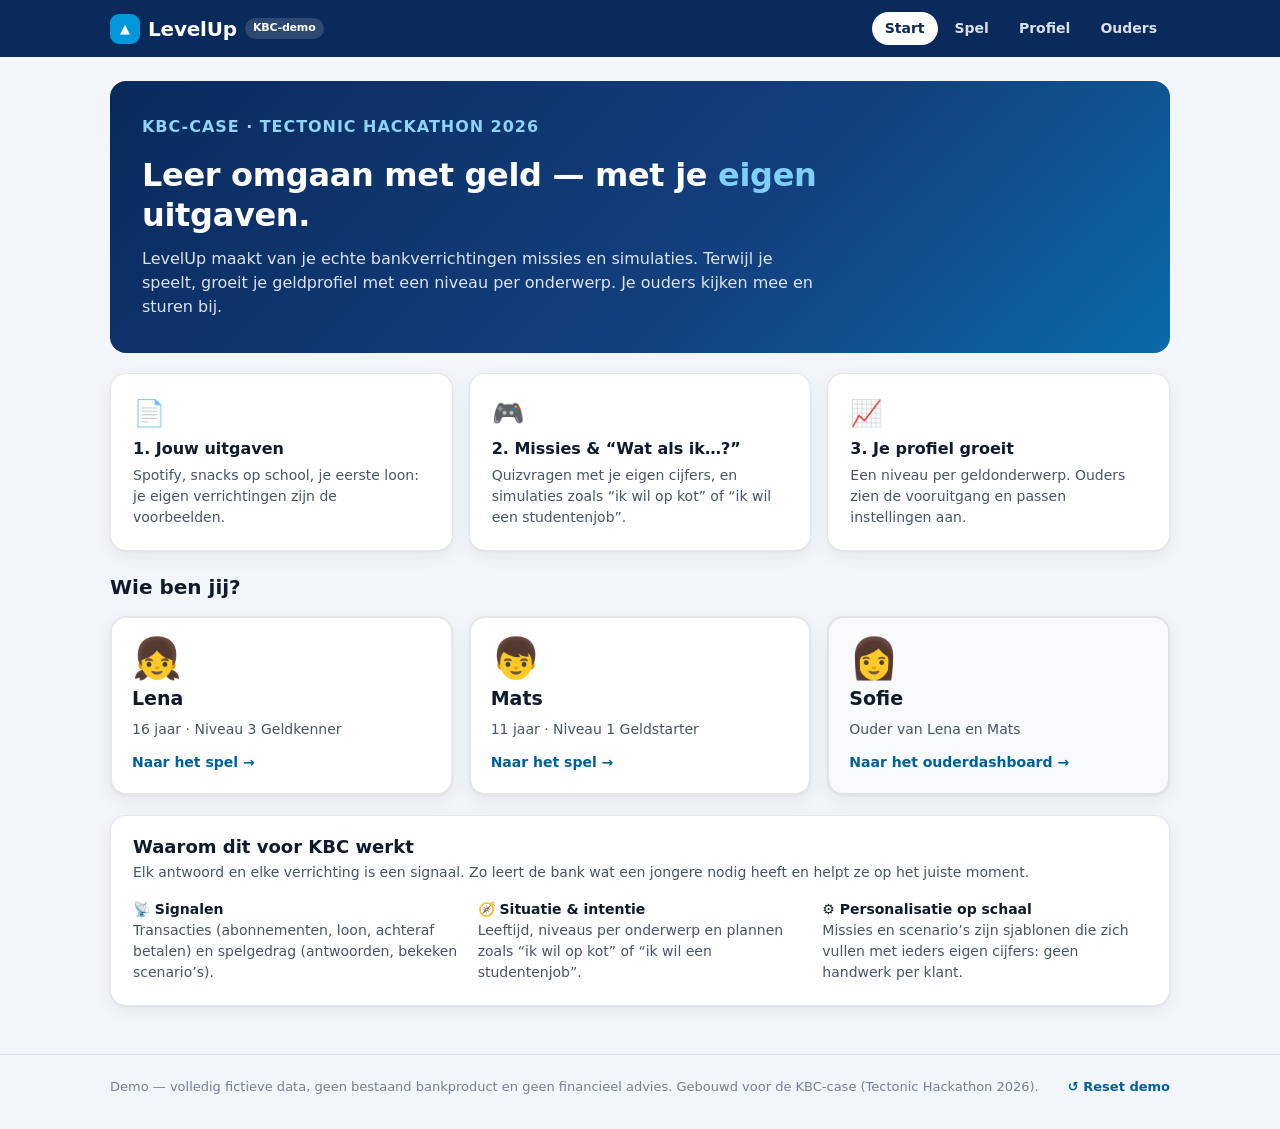
<file: index.html>
<!DOCTYPE html>
<html lang="nl">
<head>
  <meta charset="UTF-8">
  <meta name="viewport" content="width=device-width, initial-scale=1.0">
  <meta http-equiv="Content-Security-Policy" content="default-src 'self'; script-src 'self'; style-src 'self' 'unsafe-inline'; img-src 'self' data:; object-src 'none'; base-uri 'none'; form-action 'none'">
  <title>LevelUp — leer omgaan met geld</title>
  <link rel="icon" href="data:image/svg+xml,%3Csvg xmlns='http://www.w3.org/2000/svg' viewBox='0 0 100 100'%3E%3Crect width='100' height='100' rx='24' fill='%230097db'/%3E%3Cpath d='M50 22 80 74H20z' fill='%23fff'/%3E%3C/svg%3E">
  <link rel="stylesheet" href="css/style.css">
</head>
<body>
  <header class="topbar" id="topbar"></header>

  <main class="page">
    <section class="hero-home">
      <p class="eyebrow">KBC-case · Tectonic Hackathon 2026</p>
      <h1>Leer omgaan met geld — met je <em>eigen</em> uitgaven.</h1>
      <p>LevelUp maakt van je echte bankverrichtingen missies en simulaties. Terwijl je speelt, groeit je geldprofiel met een niveau per onderwerp. Je ouders kijken mee en sturen bij.</p>
    </section>

    <section class="steps" aria-label="Hoe werkt het?">
      <div class="card step">
        <span class="step-num" aria-hidden="true">📄</span>
        <h3>1. Jouw uitgaven</h3>
        <p>Spotify, snacks op school, je eerste loon: je eigen verrichtingen zijn de voorbeelden.</p>
      </div>
      <div class="card step">
        <span class="step-num" aria-hidden="true">🎮</span>
        <h3>2. Missies &amp; “Wat als ik…?”</h3>
        <p>Quizvragen met je eigen cijfers, en simulaties zoals “ik wil op kot” of “ik wil een studentenjob”.</p>
      </div>
      <div class="card step">
        <span class="step-num" aria-hidden="true">📈</span>
        <h3>3. Je profiel groeit</h3>
        <p>Een niveau per geldonderwerp. Ouders zien de vooruitgang en passen instellingen aan.</p>
      </div>
    </section>

    <h2 class="section-title">Wie ben jij?</h2>
    <section class="who-grid" id="who-grid" aria-label="Kies een speler"></section>

    <section class="card">
      <h2>Waarom dit voor KBC werkt</h2>
      <p class="card-sub">Elk antwoord en elke verrichting is een signaal. Zo leert de bank wat een jongere nodig heeft en helpt ze op het juiste moment.</p>
      <div class="kbc-fit">
        <div><strong>📡 Signalen</strong>Transacties (abonnementen, loon, achteraf betalen) en spelgedrag (antwoorden, bekeken scenario’s).</div>
        <div><strong>🧭 Situatie &amp; intentie</strong>Leeftijd, niveaus per onderwerp en plannen zoals “ik wil op kot” of “ik wil een studentenjob”.</div>
        <div><strong>⚙️ Personalisatie op schaal</strong>Missies en scenario’s zijn sjablonen die zich vullen met ieders eigen cijfers: geen handwerk per klant.</div>
      </div>
    </section>
  </main>

  <footer class="footer" id="footer"></footer>

  <script src="js/data.js"></script>
  <script src="js/app.js"></script>
  <script src="js/start.js"></script>
</body>
</html>
</file>
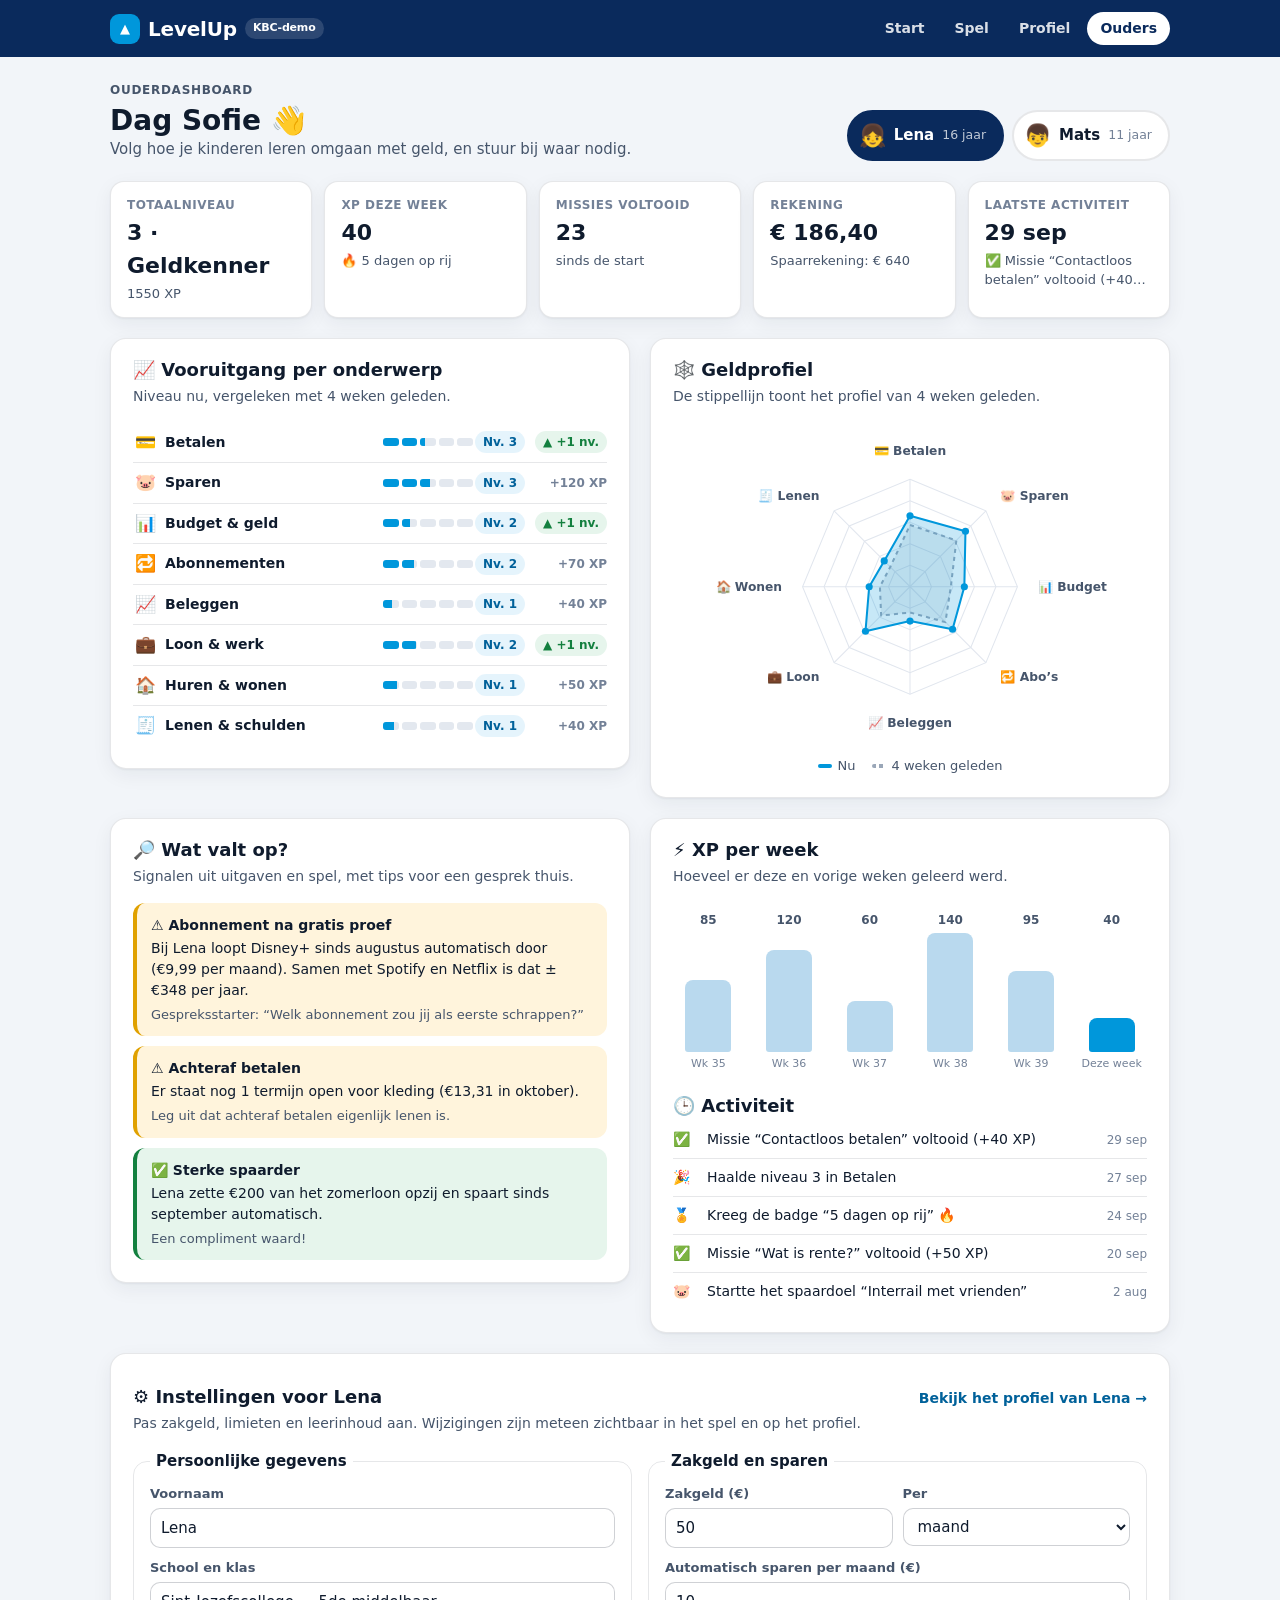
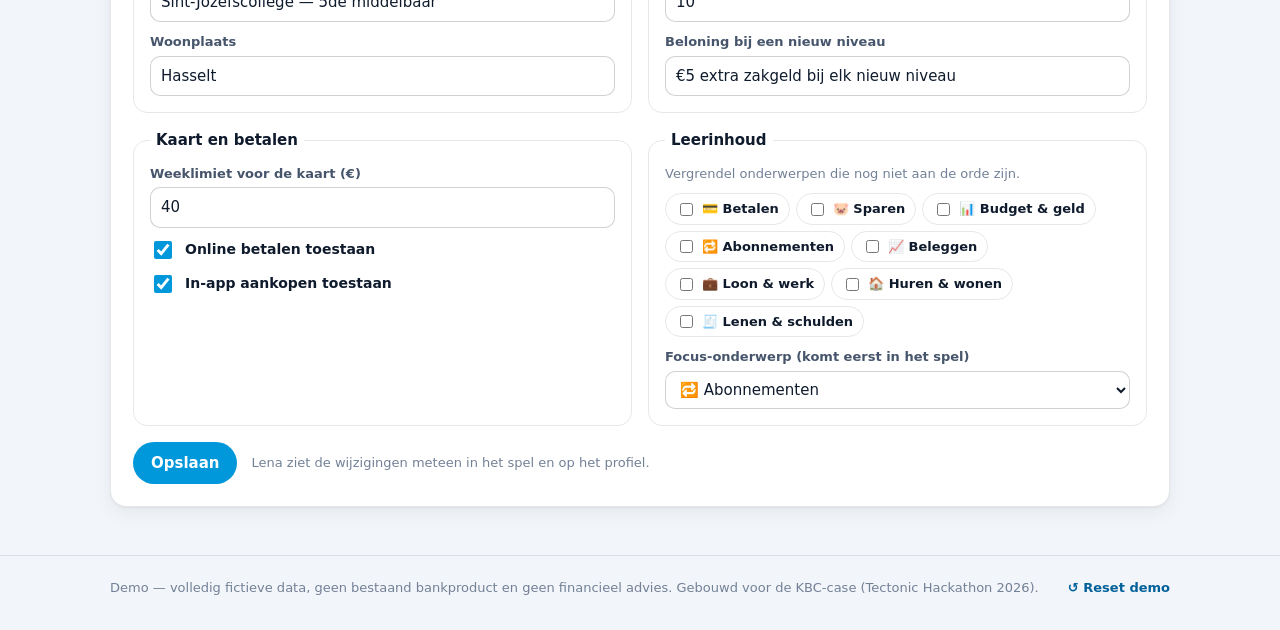
<file: ouders.html>
<!DOCTYPE html>
<html lang="nl">
<head>
  <meta charset="UTF-8">
  <meta name="viewport" content="width=device-width, initial-scale=1.0">
  <meta http-equiv="Content-Security-Policy" content="default-src 'self'; script-src 'self'; style-src 'self' 'unsafe-inline'; img-src 'self' data:; object-src 'none'; base-uri 'none'; form-action 'none'">
  <title>LevelUp — ouderdashboard</title>
  <link rel="icon" href="data:image/svg+xml,%3Csvg xmlns='http://www.w3.org/2000/svg' viewBox='0 0 100 100'%3E%3Crect width='100' height='100' rx='24' fill='%230097db'/%3E%3Cpath d='M50 22 80 74H20z' fill='%23fff'/%3E%3C/svg%3E">
  <link rel="stylesheet" href="css/style.css">
</head>
<body>
  <header class="topbar" id="topbar"></header>

  <main class="page">
    <section class="parent-hero">
      <div>
        <p class="eyebrow">Ouderdashboard</p>
        <h1 id="parent-greeting"></h1>
        <p>Volg hoe je kinderen leren omgaan met geld, en stuur bij waar nodig.</p>
      </div>
      <div class="tabs" id="child-tabs" role="group" aria-label="Kies een kind"></div>
    </section>

    <section class="stat-tiles" id="stat-tiles" aria-label="Samenvatting"></section>

    <div class="grid-2">
      <section class="card">
        <h2>📈 Vooruitgang per onderwerp</h2>
        <p class="card-sub">Niveau nu, vergeleken met 4 weken geleden.</p>
        <div id="progress-rows"></div>
      </section>
      <section class="card">
        <h2>🕸️ Geldprofiel</h2>
        <p class="card-sub">De stippellijn toont het profiel van 4 weken geleden.</p>
        <div id="parent-radar"></div>
        <div class="legend">
          <span><span class="legend-swatch legend-now"></span>Nu</span>
          <span><span class="legend-swatch legend-before"></span>4 weken geleden</span>
        </div>
      </section>
    </div>

    <div class="grid-2">
      <section class="card">
        <h2>🔎 Wat valt op?</h2>
        <p class="card-sub">Signalen uit uitgaven en spel, met tips voor een gesprek thuis.</p>
        <div class="insights" id="insights"></div>
      </section>
      <section class="card">
        <h2>⚡ XP per week</h2>
        <p class="card-sub">Hoeveel er deze en vorige weken geleerd werd.</p>
        <div class="bars" id="weekly-bars"></div>
        <h2 class="subsection">🕒 Activiteit</h2>
        <ul class="feed" id="activity-feed"></ul>
      </section>
    </div>

    <section class="card">
      <div class="card-head">
        <h2 id="settings-title"></h2>
        <a class="link-more" id="profile-link" href="profiel.html"></a>
      </div>
      <p class="card-sub">Pas zakgeld, limieten en leerinhoud aan. Wijzigingen zijn meteen zichtbaar in het spel en op het profiel.</p>
      <div id="settings"></div>
    </section>
  </main>

  <footer class="footer" id="footer"></footer>

  <script src="js/data.js"></script>
  <script src="js/app.js"></script>
  <script src="js/ouders.js"></script>
</body>
</html>
</file>
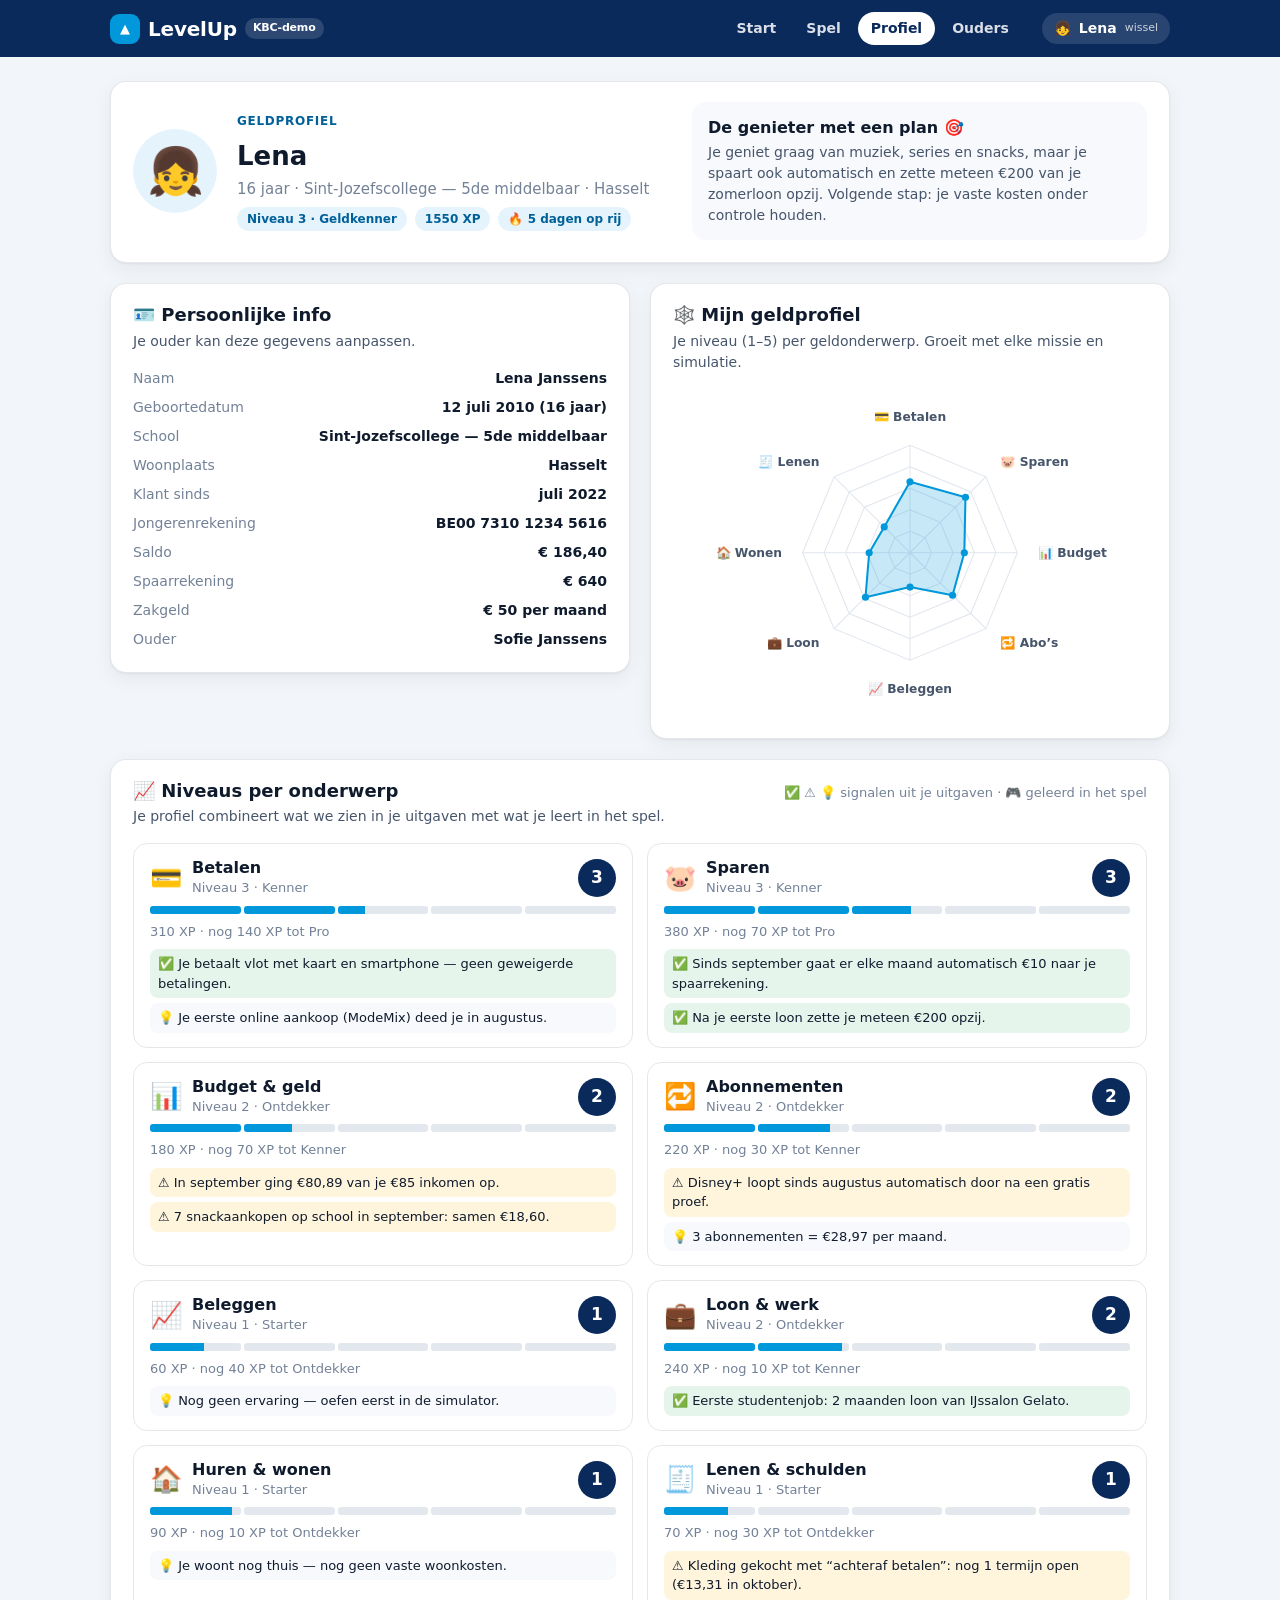
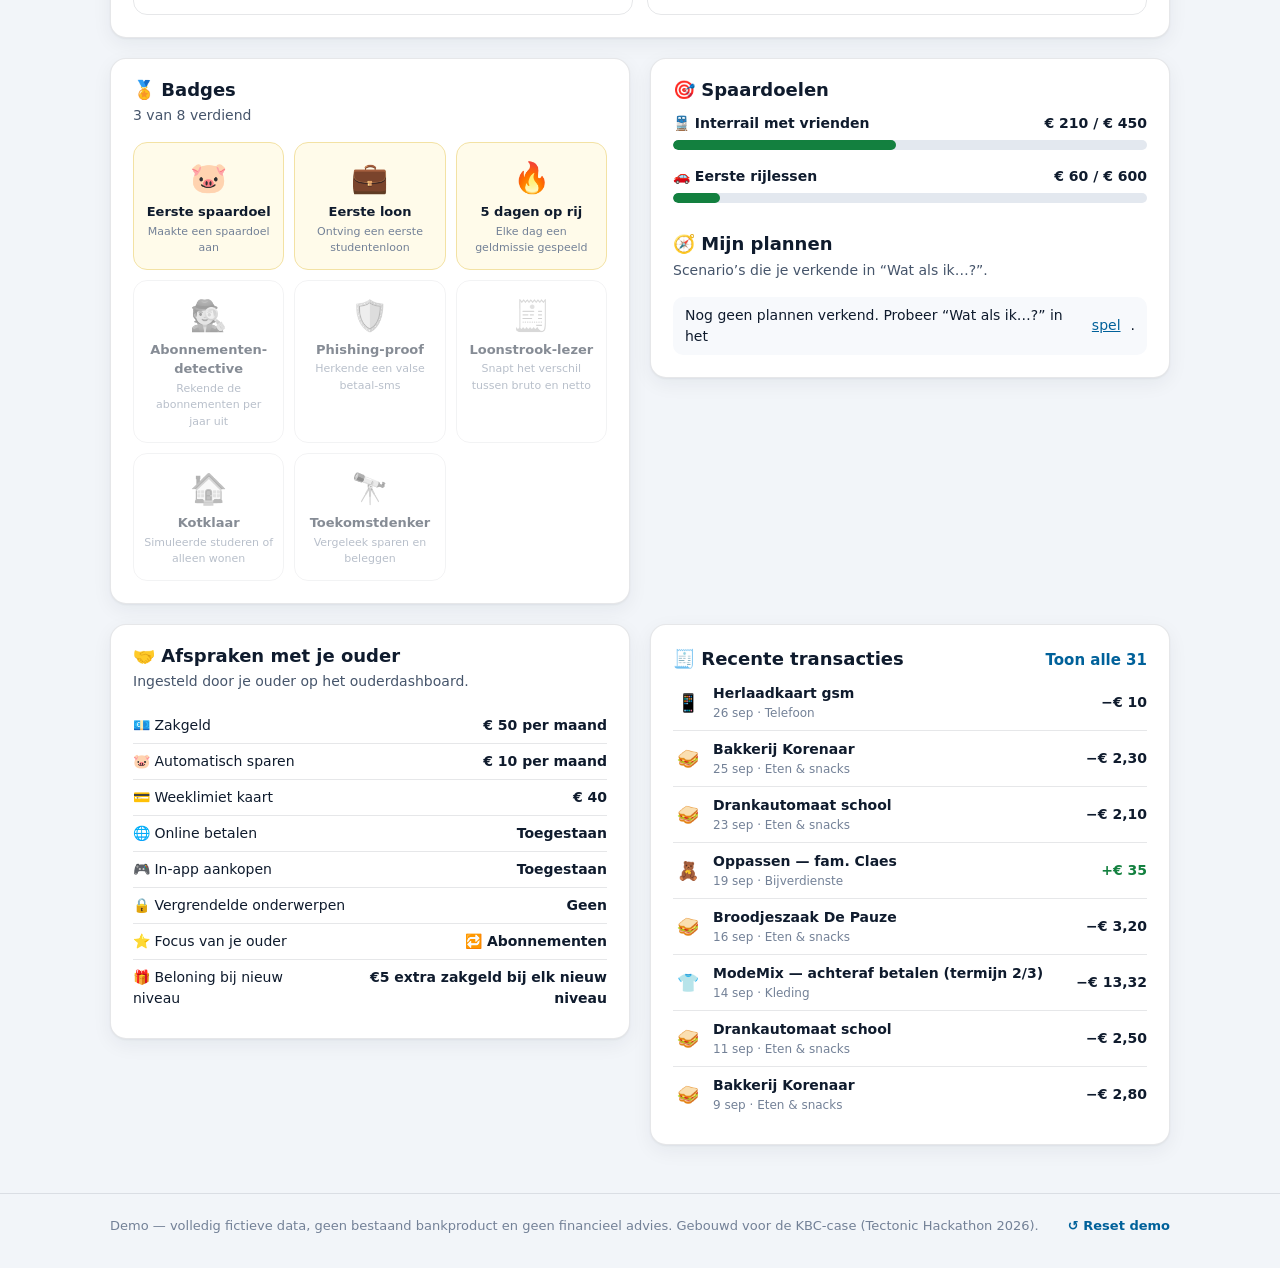
<file: profiel.html>
<!DOCTYPE html>
<html lang="nl">
<head>
  <meta charset="UTF-8">
  <meta name="viewport" content="width=device-width, initial-scale=1.0">
  <meta http-equiv="Content-Security-Policy" content="default-src 'self'; script-src 'self'; style-src 'self' 'unsafe-inline'; img-src 'self' data:; object-src 'none'; base-uri 'none'; form-action 'none'">
  <title>LevelUp — profiel</title>
  <link rel="icon" href="data:image/svg+xml,%3Csvg xmlns='http://www.w3.org/2000/svg' viewBox='0 0 100 100'%3E%3Crect width='100' height='100' rx='24' fill='%230097db'/%3E%3Cpath d='M50 22 80 74H20z' fill='%23fff'/%3E%3C/svg%3E">
  <link rel="stylesheet" href="css/style.css">
</head>
<body>
  <header class="topbar" id="topbar"></header>

  <main class="page">
    <section class="card profile-head" id="profile-head"></section>

    <div class="grid-2">
      <section class="card">
        <h2>🪪 Persoonlijke info</h2>
        <p class="card-sub">Je ouder kan deze gegevens aanpassen.</p>
        <dl class="info-list" id="profile-info"></dl>
      </section>
      <section class="card">
        <h2>🕸️ Mijn geldprofiel</h2>
        <p class="card-sub">Je niveau (1–5) per geldonderwerp. Groeit met elke missie en simulatie.</p>
        <div id="profile-radar"></div>
      </section>
    </div>

    <section class="card">
      <div class="card-head">
        <h2>📈 Niveaus per onderwerp</h2>
        <span class="muted small">✅ ⚠️ 💡 signalen uit je uitgaven · 🎮 geleerd in het spel</span>
      </div>
      <p class="card-sub">Je profiel combineert wat we zien in je uitgaven met wat je leert in het spel.</p>
      <div class="topic-grid" id="profile-topics"></div>
    </section>

    <div class="grid-2">
      <section class="card">
        <h2>🏅 Badges</h2>
        <p class="card-sub" id="badge-count"></p>
        <div class="badges" id="profile-badges"></div>
      </section>
      <section class="card">
        <h2>🎯 Spaardoelen</h2>
        <div id="profile-goals"></div>
        <h2 class="subsection">🧭 Mijn plannen</h2>
        <p class="card-sub">Scenario’s die je verkende in “Wat als ik…?”.</p>
        <ul class="plans" id="profile-plans"></ul>
      </section>
    </div>

    <div class="grid-2">
      <section class="card">
        <h2>🤝 Afspraken met je ouder</h2>
        <p class="card-sub">Ingesteld door je ouder op het ouderdashboard.</p>
        <ul class="rules" id="profile-rules"></ul>
      </section>
      <section class="card">
        <div class="card-head">
          <h2>🧾 Recente transacties</h2>
          <button type="button" class="link-btn" id="tx-toggle"></button>
        </div>
        <ul class="tx-list" id="profile-tx"></ul>
      </section>
    </div>
  </main>

  <footer class="footer" id="footer"></footer>

  <script src="js/data.js"></script>
  <script src="js/app.js"></script>
  <script src="js/profiel.js"></script>
</body>
</html>
</file>
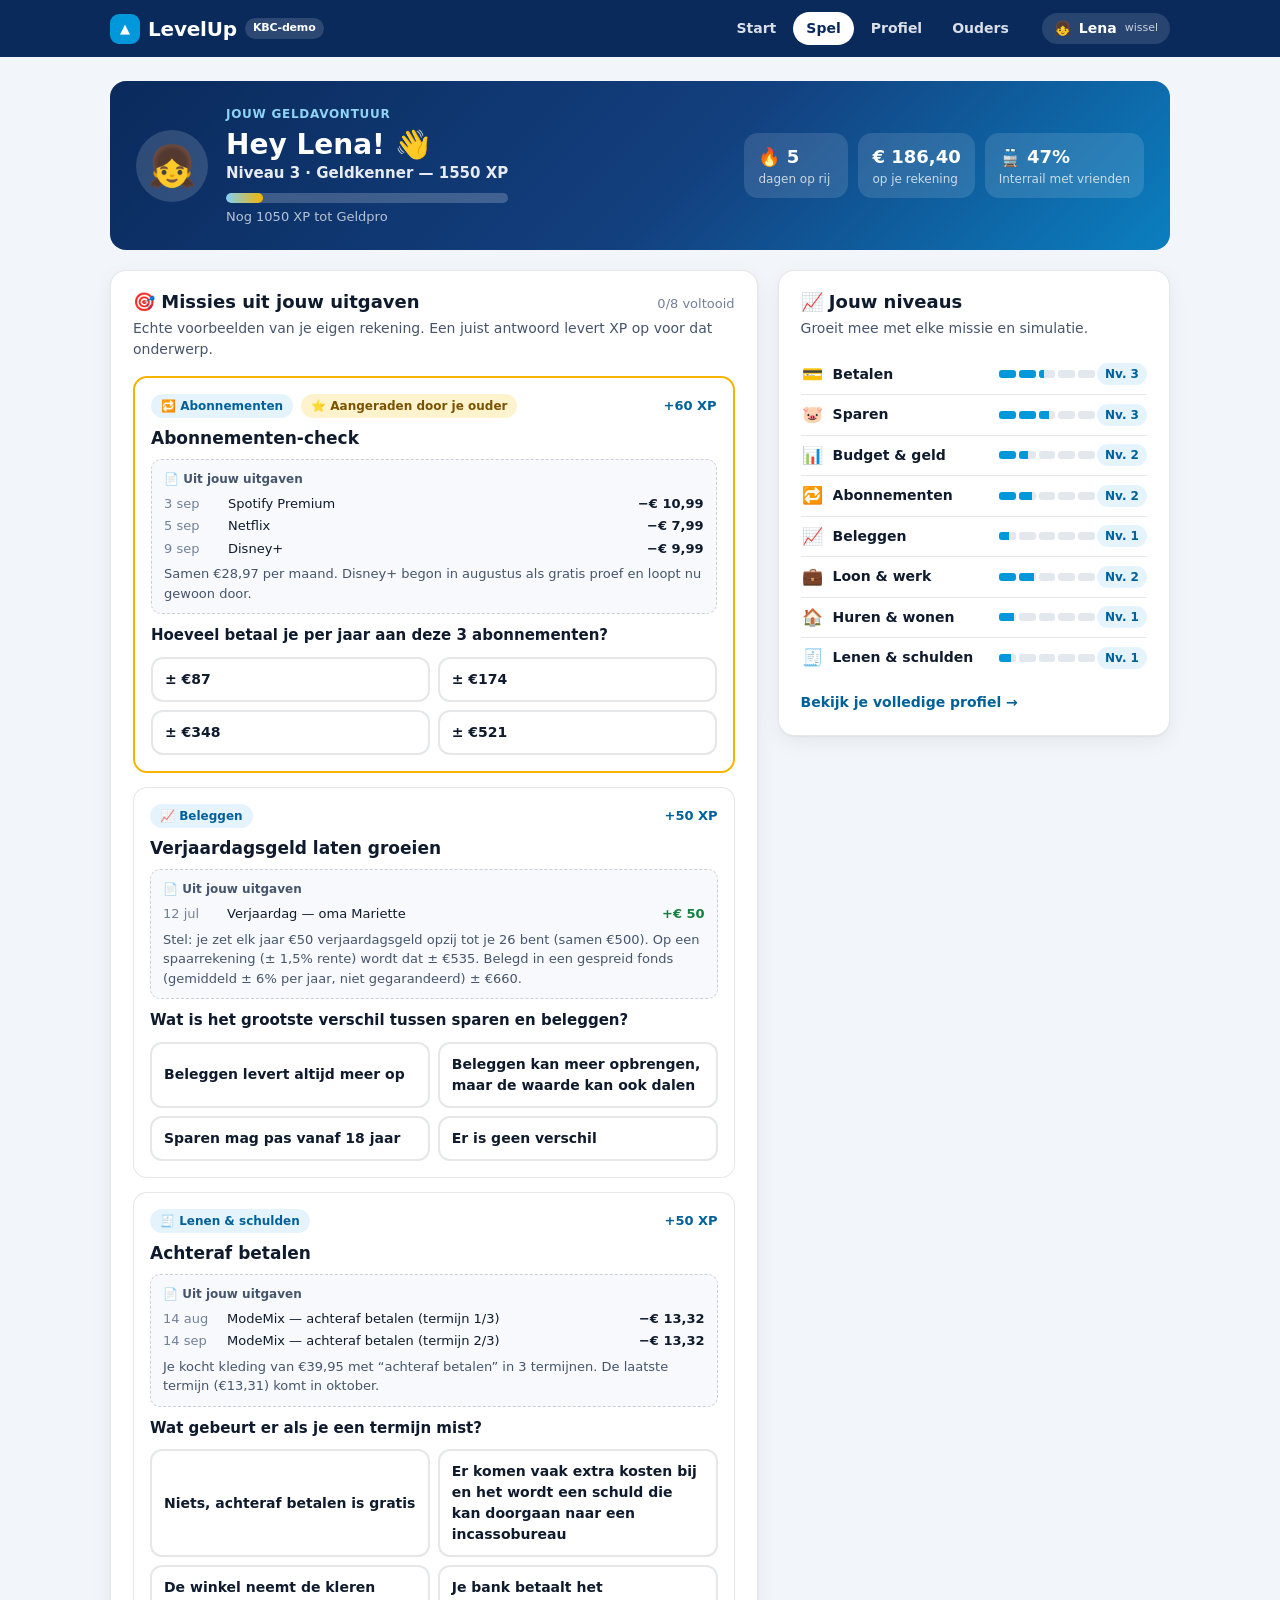
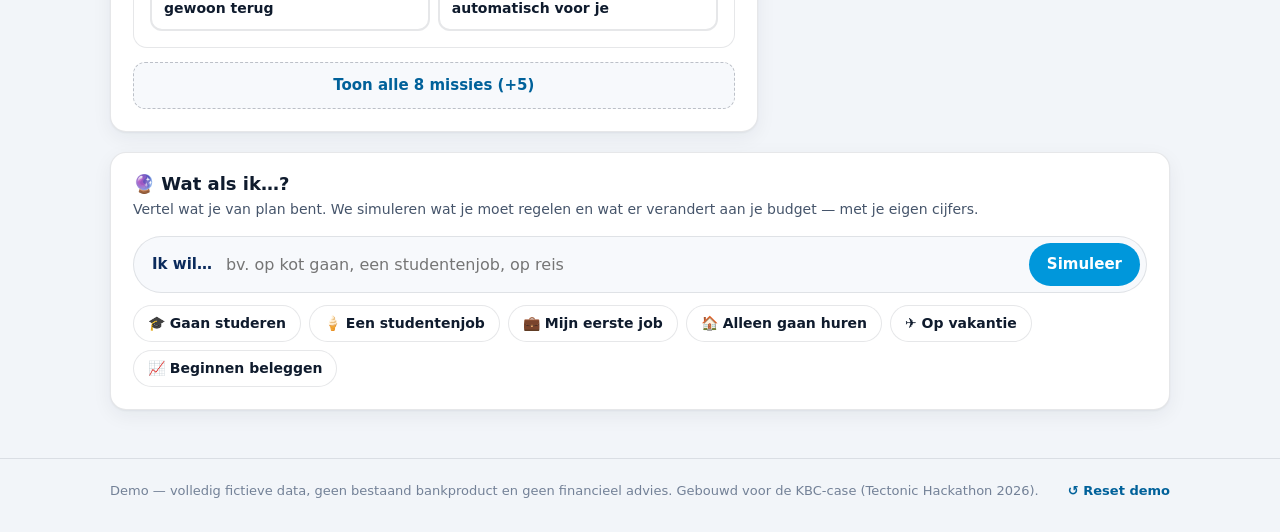
<file: spel.html>
<!DOCTYPE html>
<html lang="nl">
<head>
  <meta charset="UTF-8">
  <meta name="viewport" content="width=device-width, initial-scale=1.0">
  <meta http-equiv="Content-Security-Policy" content="default-src 'self'; script-src 'self'; style-src 'self' 'unsafe-inline'; img-src 'self' data:; object-src 'none'; base-uri 'none'; form-action 'none'">
  <title>LevelUp — spel</title>
  <link rel="icon" href="data:image/svg+xml,%3Csvg xmlns='http://www.w3.org/2000/svg' viewBox='0 0 100 100'%3E%3Crect width='100' height='100' rx='24' fill='%230097db'/%3E%3Cpath d='M50 22 80 74H20z' fill='%23fff'/%3E%3C/svg%3E">
  <link rel="stylesheet" href="css/style.css">
</head>
<body>
  <header class="topbar" id="topbar"></header>

  <main class="page">
    <section class="kid-hero" id="kid-hero"></section>

    <div class="grid-2 wide-left">
      <section class="card">
        <div class="card-head">
          <h2>🎯 Missies uit jouw uitgaven</h2>
          <span class="muted small" id="mission-progress"></span>
        </div>
        <p class="card-sub">Echte voorbeelden van je eigen rekening. Een juist antwoord levert XP op voor dat onderwerp.</p>
        <div class="missions" id="missions"></div>
      </section>

      <aside class="card sticky">
        <h2>📈 Jouw niveaus</h2>
        <p class="card-sub">Groeit mee met elke missie en simulatie.</p>
        <div id="level-bars"></div>
        <a class="link-more" href="profiel.html">Bekijk je volledige profiel →</a>
      </aside>
    </div>

    <section class="card" id="sim-card"></section>
  </main>

  <footer class="footer" id="footer"></footer>

  <script src="js/data.js"></script>
  <script src="js/app.js"></script>
  <script src="js/spel.js"></script>
</body>
</html>
</file>
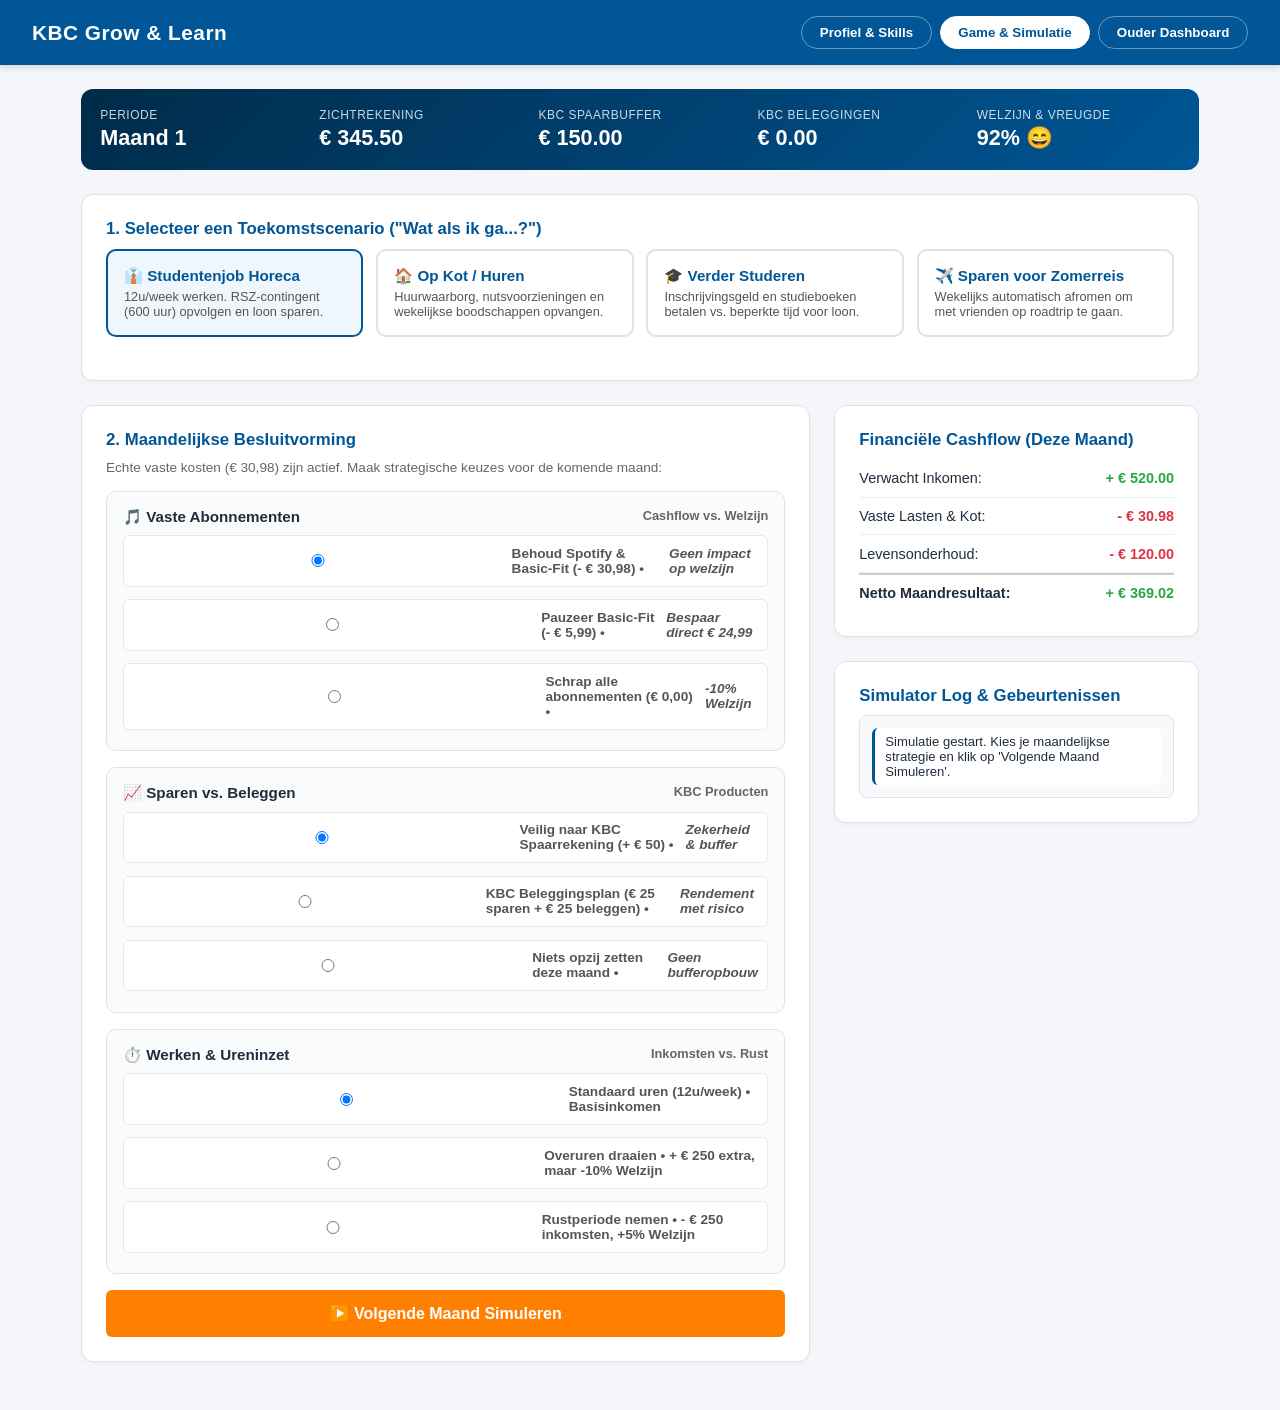
<file: test.html>
<!DOCTYPE html>
<html lang="nl">
<head>
  <meta charset="UTF-8" />
  <meta name="viewport" content="width=device-width, initial-scale=1.0"/>
  <title>KBC Jongeren Financieel Leerplatform</title>
  <style>
    :root {
      --kbc-blue: #005696;
      --kbc-light-blue: #00a2e8;
      --kbc-dark: #002b49;
      --kbc-sand: #f4f6f9;
      --kbc-accent: #00bcd4;
      --kbc-orange: #ff7f00;
      --text-main: #1f2d3d;
      --card-bg: #ffffff;
      --border-color: #dbe3eb;
      --success: #28a745;
      --danger: #dc3545;
      --warning: #ffc107;
    }

    * { box-sizing: border-box; margin: 0; padding: 0; font-family: -apple-system, BlinkMacSystemFont, "Segoe UI", Roboto, Helvetica, Arial, sans-serif; }
    body { background-color: var(--kbc-sand); color: var(--text-main); min-height: 100vh; display: flex; flex-direction: column; }

    header {
      background-color: var(--kbc-blue);
      color: white;
      padding: 1rem 2rem;
      display: flex;
      justify-content: space-between;
      align-items: center;
      box-shadow: 0 2px 8px rgba(0,0,0,0.15);
    }
    .brand { font-size: 1.3rem; font-weight: 700; letter-spacing: 0.5px; display: flex; align-items: center; gap: 8px; }
    .nav-tabs { display: flex; gap: 8px; }
    .nav-btn {
      background: transparent;
      border: 1px solid rgba(255,255,255,0.4);
      color: white;
      padding: 0.5rem 1.1rem;
      border-radius: 20px;
      cursor: pointer;
      font-weight: 600;
      transition: all 0.2s ease;
    }
    .nav-btn.active, .nav-btn:hover {
      background-color: white;
      color: var(--kbc-blue);
      border-color: white;
    }

    main { flex: 1; max-width: 1150px; width: 100%; margin: 1.5rem auto; padding: 0 1rem; }
    .view-panel { display: none; }
    .view-panel.active { display: block; }

    .card {
      background: var(--card-bg);
      border: 1px solid var(--border-color);
      border-radius: 12px;
      padding: 1.5rem;
      margin-bottom: 1.5rem;
      box-shadow: 0 2px 4px rgba(0,0,0,0.03);
    }
    h2 { color: var(--kbc-dark); margin-bottom: 0.8rem; font-size: 1.35rem; }
    h3 { color: var(--kbc-blue); margin-bottom: 0.6rem; font-size: 1.05rem; }

    /* Profiel & Skills Grid */
    .profile-header { display: flex; justify-content: space-between; align-items: center; border-bottom: 1px solid var(--border-color); padding-bottom: 1rem; margin-bottom: 1.5rem; }
    .skill-grid { display: grid; grid-template-columns: repeat(auto-fit, minmax(220px, 1fr)); gap: 1rem; }
    .skill-card {
      border: 1px solid var(--border-color);
      border-radius: 8px;
      padding: 1rem;
      background: #fafbfc;
    }
    .skill-title { display: flex; justify-content: space-between; font-weight: 600; margin-bottom: 0.5rem; font-size: 0.9rem; }
    .badge {
      font-size: 0.75rem;
      background: #e1f0fa;
      color: var(--kbc-blue);
      padding: 2px 8px;
      border-radius: 10px;
      font-weight: 700;
    }
    .progress-bar-bg { background: #e0e6ed; border-radius: 6px; height: 9px; overflow: hidden; }
    .progress-bar-fill { background: var(--kbc-light-blue); height: 100%; width: 0%; transition: width 0.3s ease; }

    /* HUD Bar Game */
    .sim-hud {
      display: grid;
      grid-template-columns: repeat(auto-fit, minmax(180px, 1fr));
      gap: 1rem;
      background: linear-gradient(135deg, #002b49, #005696);
      color: white;
      padding: 1.2rem;
      border-radius: 12px;
      margin-bottom: 1.5rem;
    }
    .hud-item { display: flex; flex-direction: column; }
    .hud-label { font-size: 0.75rem; text-transform: uppercase; letter-spacing: 0.5px; opacity: 0.8; }
    .hud-val { font-size: 1.35rem; font-weight: 700; margin-top: 3px; }

    /* Scenario Selectie Grid */
    .scenario-grid { display: grid; grid-template-columns: repeat(auto-fit, minmax(220px, 1fr)); gap: 0.8rem; margin-bottom: 1.2rem; }
    .scenario-card {
      background: white;
      border: 2px solid var(--border-color);
      border-radius: 10px;
      padding: 1rem;
      cursor: pointer;
      transition: all 0.2s ease;
      text-align: left;
    }
    .scenario-card:hover { border-color: var(--kbc-light-blue); transform: translateY(-2px); }
    .scenario-card.active { border-color: var(--kbc-blue); background: #f0f7fc; }
    .scenario-card h4 { font-size: 0.95rem; color: var(--kbc-blue); margin-bottom: 4px; }
    .scenario-card p { font-size: 0.8rem; color: #555; }

    /* Game Layout Grid */
    .game-layout { display: grid; grid-template-columns: 2fr 1fr; gap: 1.5rem; }
    @media (max-width: 900px) { .game-layout { grid-template-columns: 1fr; } }

    /* Beslissingen */
    .decision-box {
      border: 1px solid var(--border-color);
      border-radius: 10px;
      padding: 1rem;
      margin-bottom: 1rem;
      background: #fafbfc;
    }
    .decision-title { font-weight: 600; font-size: 0.95rem; margin-bottom: 0.6rem; display: flex; justify-content: space-between; }
    .decision-options { display: flex; flex-direction: column; gap: 0.5rem; }
    .opt-label {
      display: flex;
      align-items: center;
      gap: 10px;
      font-size: 0.85rem;
      padding: 0.6rem;
      border: 1px solid #e2e8f0;
      border-radius: 6px;
      background: white;
      cursor: pointer;
    }
    .opt-label:hover { background: #f8fafc; border-color: var(--kbc-light-blue); }

    /* Log */
    .event-log {
      max-height: 250px;
      overflow-y: auto;
      background: #f8f9fa;
      border: 1px solid var(--border-color);
      border-radius: 8px;
      padding: 0.75rem;
      font-size: 0.82rem;
      display: flex;
      flex-direction: column;
      gap: 0.5rem;
    }
    .log-entry { padding: 6px 10px; border-radius: 6px; background: white; border-left: 3px solid var(--kbc-blue); }
    .log-entry.positive { border-left-color: var(--success); }
    .log-entry.negative { border-left-color: var(--danger); }
    .log-entry.warning { border-left-color: var(--warning); }

    /* Knoppen & UI Elements */
    .btn { padding: 0.65rem 1.25rem; border-radius: 6px; font-weight: 600; cursor: pointer; border: none; }
    .primary-btn { background: var(--kbc-blue); color: white; border: none; padding: 0.75rem 1.5rem; border-radius: 6px; font-weight: 600; cursor: pointer; }
    .primary-btn:hover { background: var(--kbc-dark); }
    .btn-next-month { background: var(--kbc-orange); color: white; font-size: 1rem; padding: 0.85rem 1.5rem; width: 100%; }
    .btn-next-month:hover { background: #e66f00; }
    .tx-item { display: flex; justify-content: space-between; padding: 0.65rem 0; border-bottom: 1px solid #eee; font-size: 0.9rem; }
    .tx-item:last-child { border-bottom: none; }
    .form-group { margin-bottom: 1rem; }
    label { display: block; font-size: 0.85rem; font-weight: 600; margin-bottom: 0.3rem; color: #555; }
    input, select { width: 100%; padding: 0.6rem; border-radius: 6px; border: 1px solid var(--border-color); }
  </style>
</head>
<body>

  <header>
    <div class="brand">KBC Grow & Learn</div>
    <nav class="nav-tabs">
      <button class="nav-btn" onclick="switchView('profile')">Profiel & Skills</button>
      <button class="nav-btn active" onclick="switchView('game')">Game & Simulatie</button>
      <button class="nav-btn" onclick="switchView('parent')">Ouder Dashboard</button>
    </nav>
  </header>

  <main>
    <!-- TAB 1: PROFIEL MET SKILL NIVEAUS -->
    <section id="view-profile" class="view-panel">
      <div class="card">
        <div class="profile-header">
          <div>
            <h2 id="prof-name">Lukas Dupont (16 jaar)</h2>
            <p style="color: #666; font-size: 0.9rem;">Jongerenrekening gekoppeld • Actief leertraject</p>
          </div>
          <div style="text-align: right;">
            <div style="font-size: 0.85rem; color: #666;">Zichtrekening Saldo</div>
            <div style="font-size: 1.4rem; font-weight: 700; color: var(--kbc-blue);" id="prof-balance">€ 345,50</div>
          </div>
        </div>

        <h3>Vaardigheidsniveaus Financiële Zaken</h3>
        <p style="font-size: 0.85rem; color: #666; margin-bottom: 1rem;">Niveaus stijgen automatisch op basis van je keuzes in de levenssimulator.</p>
        <div class="skill-grid" id="skills-container"></div>
      </div>

      <div class="card">
        <h3>Echte Uitgaven & Koppelbare Leermomenten</h3>
        <p style="font-size: 0.85rem; color: #666; margin-bottom: 0.75rem;">Deze actuele rekeningdata is gekoppeld en vormt de basis van je simulaties:</p>
        <div class="tx-item">
          <span>Spotify Premium (Abonnement)</span>
          <strong>- € 5,99</strong>
        </div>
        <div class="tx-item">
          <span>Basic-Fit Maandelijks (Abonnement)</span>
          <strong>- € 24,99</strong>
        </div>
        <div class="tx-item">
          <span>Storting Bakkerij Job (Loon)</span>
          <strong style="color: var(--success);">+ € 160,00</strong>
        </div>
      </div>
    </section>

    <!-- TAB 2: GAME & SIMULATIE (UITGEBREID) -->
    <section id="view-game" class="view-panel active">
      <!-- HUD / Statistieken Bar -->
      <div class="sim-hud">
        <div class="hud-item">
          <span class="hud-label">Periode</span>
          <span class="hud-val" id="hud-month">Maand 1</span>
        </div>
        <div class="hud-item">
          <span class="hud-label">Zichtrekening</span>
          <span class="hud-val" id="hud-balance">€ 345,50</span>
        </div>
        <div class="hud-item">
          <span class="hud-label">KBC Spaarbuffer</span>
          <span class="hud-val" id="hud-savings">€ 150,00</span>
        </div>
        <div class="hud-item">
          <span class="hud-label">KBC Beleggingen</span>
          <span class="hud-val" id="hud-invest">€ 0,00</span>
        </div>
        <div class="hud-item">
          <span class="hud-label">Welzijn & Vreugde</span>
          <span class="hud-val" id="hud-stress">92% 😄</span>
        </div>
      </div>

      <!-- Stap 1: Scenario Selectie -->
      <div class="card">
        <h3>1. Selecteer een Toekomstscenario ("Wat als ik ga...?")</h3>
        <div class="scenario-grid">
          <div class="scenario-card active" onclick="selectScenario('job')">
            <h4>👔 Studentenjob Horeca</h4>
            <p>12u/week werken. RSZ-contingent (600 uur) opvolgen en loon sparen.</p>
          </div>
          <div class="scenario-card" onclick="selectScenario('kot')">
            <h4>🏠 Op Kot / Huren</h4>
            <p>Huurwaarborg, nutsvoorzieningen en wekelijkse boodschappen opvangen.</p>
          </div>
          <div class="scenario-card" onclick="selectScenario('study')">
            <h4>🎓 Verder Studeren</h4>
            <p>Inschrijvingsgeld en studieboeken betalen vs. beperkte tijd voor loon.</p>
          </div>
          <div class="scenario-card" onclick="selectScenario('holiday')">
            <h4>✈️ Sparen voor Zomerreis</h4>
            <p>Wekelijks automatisch afromen om met vrienden op roadtrip te gaan.</p>
          </div>
        </div>
      </div>

      <!-- Stap 2: Interactieve Besluitvorming -->
      <div class="game-layout">
        <div>
          <div class="card">
            <h3>2. Maandelijkse Besluitvorming</h3>
            <p style="font-size: 0.85rem; color: #666; margin-bottom: 1rem;">
              Echte vaste kosten (€ 30,98) zijn actief. Maak strategische keuzes voor de komende maand:
            </p>

            <div class="decision-box">
              <div class="decision-title">
                <span>🎵 Vaste Abonnementen</span>
                <span style="font-size: 0.8rem; color: #666;">Cashflow vs. Welzijn</span>
              </div>
              <div class="decision-options">
                <label class="opt-label">
                  <input type="radio" name="sub_choice" value="keep" checked>
                  Behoud Spotify & Basic-Fit (- € 30,98) • <em>Geen impact op welzijn</em>
                </label>
                <label class="opt-label">
                  <input type="radio" name="sub_choice" value="pause_gym">
                  Pauzeer Basic-Fit (- € 5,99) • <em>Bespaar direct € 24,99</em>
                </label>
                <label class="opt-label">
                  <input type="radio" name="sub_choice" value="cancel_all">
                  Schrap alle abonnementen (€ 0,00) • <em>-10% Welzijn</em>
                </label>
              </div>
            </div>

            <div class="decision-box">
              <div class="decision-title">
                <span>📈 Sparen vs. Beleggen</span>
                <span style="font-size: 0.8rem; color: #666;">KBC Producten</span>
              </div>
              <div class="decision-options">
                <label class="opt-label">
                  <input type="radio" name="save_choice" value="save_only" checked>
                  Veilig naar KBC Spaarrekening (+ € 50) • <em>Zekerheid & buffer</em>
                </label>
                <label class="opt-label">
                  <input type="radio" name="save_choice" value="invest_part">
                  KBC Beleggingsplan (€ 25 sparen + € 25 beleggen) • <em>Rendement met risico</em>
                </label>
                <label class="opt-label">
                  <input type="radio" name="save_choice" value="spend_all">
                  Niets opzij zetten deze maand • <em>Geen bufferopbouw</em>
                </label>
              </div>
            </div>

            <div class="decision-box">
              <div class="decision-title">
                <span>⏱️ Werken & Ureninzet</span>
                <span style="font-size: 0.8rem; color: #666;">Inkomsten vs. Rust</span>
              </div>
              <div class="decision-options">
                <label class="opt-label">
                  <input type="radio" name="work_choice" value="normal" checked>
                  Standaard uren (12u/week) • Basisinkomen
                </label>
                <label class="opt-label">
                  <input type="radio" name="work_choice" value="overtime">
                  Overuren draaien • + € 250 extra, maar -10% Welzijn
                </label>
                <label class="opt-label">
                  <input type="radio" name="work_choice" value="less">
                  Rustperiode nemen • - € 250 inkomsten, +5% Welzijn
                </label>
              </div>
            </div>

            <button class="btn btn-next-month" onclick="playTurn()">▶️ Volgende Maand Simuleren</button>
          </div>
        </div>

        <!-- Rechterkolom: Financiële Preview & Feedback Log -->
        <div>
          <div class="card">
            <h3>Financiële Cashflow (Deze Maand)</h3>
            <div class="tx-item"><span>Verwacht Inkomen:</span><strong id="cf-income" style="color:var(--success);">+ € 520,00</strong></div>
            <div class="tx-item"><span>Vaste Lasten & Kot:</span><strong id="cf-fixed" style="color:var(--danger);">- € 30,98</strong></div>
            <div class="tx-item"><span>Levensonderhoud:</span><strong id="cf-living" style="color:var(--danger);">- € 120,00</strong></div>
            <div class="tx-item" style="border-top: 2px solid #ccc; font-weight:700;">
              <span>Netto Maandresultaat:</span>
              <span id="cf-net" style="color:var(--success);">+ € 369,02</span>
            </div>
          </div>

          <div class="card">
            <h3>Simulator Log & Gebeurtenissen</h3>
            <div class="event-log" id="event-log">
              <div class="log-entry">Simulatie gestart. Kies je maandelijkse strategie en klik op 'Volgende Maand Simuleren'.</div>
            </div>
          </div>
        </div>
      </div>
    </section>

    <!-- TAB 3: OUDER DASHBOARD -->
    <section id="view-parent" class="view-panel">
      <div class="card">
        <h2>Ouderlijk Toezicht & Begeleiding</h2>
        <p style="color: #666; margin-bottom: 1.5rem;">Beheer de leersnelheid, limieten en stimuleer financiële groei.</p>
        
        <div style="display: grid; grid-template-columns: repeat(auto-fit, minmax(280px, 1fr)); gap: 1.5rem;">
          <div>
            <h3>Limieten & Vrijgaven</h3>
            <div class="form-group">
              <label>Maandelijkse spaarlimiet instellen (€)</label>
              <input type="number" id="parent-save-limit" value="100">
            </div>
            <div class="form-group">
              <label>Module Beleggen Toestaan</label>
              <select id="parent-invest-perm">
                <option value="locked">Vergrendeld (eerst Lvl 3 Sparen nodig)</option>
                <option value="sim_only" selected>Enkel in fictieve simulaties</option>
                <option value="enabled">Actief onder ouderlijk toezicht</option>
              </select>
            </div>
            <button class="primary-btn" onclick="saveParentSettings()">Instellingen Opslaan</button>
          </div>

          <div>
            <h3>Directe XP Aanpassing (Ouderbeloning)</h3>
            <p style="font-size:0.85rem; color:#666; margin-bottom: 0.75rem;">Ken XP toe na een financieel gesprek thuis of een behaald spaardoel:</p>
            <div class="form-group">
              <label>Onderdeel</label>
              <select id="manual-skill-target">
                <option value="Sparen">Sparen</option>
                <option value="Abonnementen">Abonnementen</option>
                <option value="Loon & Werk">Loon & Werk</option>
                <option value="Huren & Wonen">Huren & Wonen</option>
                <option value="Beleggen">Beleggen</option>
                <option value="Betalen">Betalen</option>
              </select>
            </div>
            <div class="form-group">
              <label>Aantal XP:</label>
              <input type="number" id="manual-skill-pts" value="25" min="5" max="100">
            </div>
            <button class="primary-btn" style="background:#555;" onclick="manualAddXP()">+ XP Beloning Toekennen</button>
          </div>
        </div>
      </div>
    </section>
  </main>

  <script>
    const state = {
      month: 1,
      balance: 345.50,
      savings: 150.00,
      investments: 0.00,
      happiness: 92,
      activeScenario: 'job',
      skills: [
        { name: "Betalen", level: 3, xp: 80 },
        { name: "Sparen", level: 2, xp: 45 },
        { name: "Abonnementen", level: 2, xp: 60 },
        { name: "Loon & Werk", level: 1, xp: 20 },
        { name: "Huren & Wonen", level: 1, xp: 10 },
        { name: "Beleggen", level: 0, xp: 0 }
      ]
    };

    const scenarios = {
      job: { name: "Studentenjob Horeca", baseIncome: 520, fixedCost: 30.98, livingCost: 120, skill: "Loon & Werk" },
      kot: { name: "Op Kot / Huren", baseIncome: 320, fixedCost: 480.98, livingCost: 200, skill: "Huren & Wonen" },
      study: { name: "Verder Studeren", baseIncome: 180, fixedCost: 95.98, livingCost: 90, skill: "Sparen" },
      holiday: { name: "Sparen voor Zomerreis", baseIncome: 480, fixedCost: 30.98, livingCost: 100, skill: "Sparen" }
    };

    function switchView(tab) {
      document.querySelectorAll('.view-panel').forEach(el => el.classList.remove('active'));
      document.querySelectorAll('.nav-btn').forEach(el => el.classList.remove('active'));
      document.getElementById('view-' + tab).classList.add('active');
      event.target.classList.add('active');
    }

    function renderSkills() {
      const container = document.getElementById('skills-container');
      container.innerHTML = '';
      state.skills.forEach(s => {
        container.innerHTML += `
          <div class="skill-card">
            <div class="skill-title">
              <span>${s.name}</span>
              <span class="badge">Niveau ${s.level}</span>
            </div>
            <div class="progress-bar-bg">
              <div class="progress-bar-fill" style="width: ${s.xp}%;"></div>
            </div>
            <div style="font-size: 0.75rem; color: #777; margin-top: 5px; text-align: right;">${s.xp} / 100 XP</div>
          </div>
        `;
      });
    }

    function addXP(skillName, pts) {
      const skill = state.skills.find(s => s.name === skillName);
      if (!skill) return;
      skill.xp += pts;
      if (skill.xp >= 100) {
        skill.level += Math.floor(skill.xp / 100);
        skill.xp = skill.xp % 100;
        logEvent(`🎉 LEVEL UP! ${skill.name} is nu Niveau ${skill.level}!`, 'positive');
      }
      renderSkills();
    }

    function selectScenario(key) {
      state.activeScenario = key;
      document.querySelectorAll('.scenario-card').forEach(c => c.classList.remove('active'));
      event.currentTarget.classList.add('active');
      updateCashflowPreview();
      logEvent(`Scenario gewijzigd naar: "${scenarios[key].name}".`, 'warning');
    }

    function updateCashflowPreview() {
      const sc = scenarios[state.activeScenario];
      document.getElementById('cf-income').innerText = `+ € ${sc.baseIncome.toFixed(2)}`;
      document.getElementById('cf-fixed').innerText = `- € ${sc.fixedCost.toFixed(2)}`;
      document.getElementById('cf-living').innerText = `- € ${sc.livingCost.toFixed(2)}`;
      const net = sc.baseIncome - sc.fixedCost - sc.livingCost;
      const netEl = document.getElementById('cf-net');
      netEl.innerText = `${net >= 0 ? '+' : ''} € ${net.toFixed(2)}`;
      netEl.style.color = net >= 0 ? "var(--success)" : "var(--danger)";
    }

    function logEvent(msg, type = '') {
      const log = document.getElementById('event-log');
      const item = document.createElement('div');
      item.className = `log-entry ${type}`;
      item.innerHTML = `<strong>[Maand ${state.month}]</strong> ${msg}`;
      log.prepend(item);
    }

    function playTurn() {
      const sc = scenarios[state.activeScenario];
      let income = sc.baseIncome;
      let fixed = sc.fixedCost;
      let living = sc.livingCost;

      // 1. Abonnementen
      const subChoice = document.querySelector('input[name="sub_choice"]:checked').value;
      if (subChoice === 'pause_gym') {
        fixed -= 24.99;
        addXP('Abonnementen', 15);
      } else if (subChoice === 'cancel_all') {
        fixed -= 30.98;
        state.happiness -= 10;
        addXP('Abonnementen', 25);
      }

      // 2. Werken
      const workChoice = document.querySelector('input[name="work_choice"]:checked').value;
      if (workChoice === 'overtime') {
        income += 250;
        state.happiness -= 10;
        addXP('Loon & Werk', 25);
      } else if (workChoice === 'less') {
        income -= 250;
        state.happiness += 5;
        addXP('Loon & Werk', 10);
      } else {
        addXP('Loon & Werk', 15);
      }

      // 3. Sparen & Beleggen
      const saveChoice = document.querySelector('input[name="save_choice"]:checked').value;
      let saveDelta = 0;
      let investDelta = 0;
      if (saveChoice === 'save_only') {
        saveDelta = 50;
        addXP('Sparen', 20);
      } else if (saveChoice === 'invest_part') {
        saveDelta = 25;
        investDelta = 25;
        const returnRate = (Math.random() * 0.08 - 0.02);
        state.investments = (state.investments + 25) * (1 + returnRate);
        addXP('Beleggen', 30);
      } else {
        state.happiness += 5;
      }

      const net = income - fixed - living - saveDelta - investDelta;
      state.balance += net;
      state.savings += saveDelta;

      // Willekeurige gebeurtenis
      triggerRandomEvent();

      state.month++;
      state.happiness = Math.max(20, Math.min(100, state.happiness));

      updateHUD();
      addXP('Betalen', 10);
      addXP(sc.skill, 15);
    }

    function triggerRandomEvent() {
      const r = Math.floor(Math.random() * 4);
      if (r === 0) {
        state.balance -= 45;
        logEvent('⚠️ Lekke fietsband hersteld (- € 45,00). Goed dat je een buffer had!', 'warning');
      } else if (r === 1) {
        state.balance += 35;
        logEvent('🎁 Verjaardagsstorting van familie (+ € 35,00).', 'positive');
      } else if (r === 2) {
        state.balance -= 25;
        logEvent('🍕 Onverwacht etentje met vrienden (- € 25,00).', '');
      } else {
        logEvent('Rustige financiële maand. Vaste lasten netjes verwerkt.', 'positive');
      }

      if (state.balance < 0) {
        logEvent('🚨 OPGELET: Zichtrekening staat onder nul! Je betaalt debetrente.', 'negative');
        state.happiness -= 15;
      }
    }

    function updateHUD() {
      document.getElementById('hud-month').innerText = `Maand ${state.month}`;
      document.getElementById('hud-balance').innerText = `€ ${state.balance.toFixed(2)}`;
      document.getElementById('hud-savings').innerText = `€ ${state.savings.toFixed(2)}`;
      document.getElementById('hud-invest').innerText = `€ ${state.investments.toFixed(2)}`;
      
      let icon = '😄';
      if (state.happiness < 70) icon = '😐';
      if (state.happiness < 40) icon = '😰';
      document.getElementById('hud-stress').innerText = `${state.happiness}% ${icon}`;
      document.getElementById('prof-balance').innerText = `€ ${state.balance.toFixed(2)}`;
    }

    function manualAddXP() {
      const targetName = document.getElementById('manual-skill-target').value;
      const pts = parseInt(document.getElementById('manual-skill-pts').value, 10);
      addXP(targetName, pts);
      alert(`Ouderbeloning toegekend: +${pts} XP voor ${targetName}!`);
    }

    function saveParentSettings() {
      alert("Instellingen opgeslagen! De leersnelheid en limieten zijn bijgewerkt.");
    }

    // Start-up
    renderSkills();
    updateCashflowPreview();
    updateHUD();
  </script>
</body>
</html>
</file>
<file: css/style.css>
/* LevelUp — gedeelde stijl. Kleurtokens bovenaan, één breakpoint voor mobiel. */

:root {
  --navy: #0a2a5c;
  --navy-2: #13407f;
  --blue: #0097db;
  --blue-ink: #00619a;
  --blue-wash: rgba(0, 151, 219, 0.10);

  --page: #f2f5f9;
  --surface: #ffffff;
  --surface-2: #f7f9fc;
  --text: #0f1b2d;
  --text-2: #46556b;
  --muted: #738197;
  --border: rgba(15, 27, 45, 0.10);

  --good: #13803f;
  --good-bg: #e6f5ec;
  --warn: #8a5a00;
  --warn-bg: #fff4dc;
  --bad: #c0392b;
  --bad-bg: #fdecea;
  --intent: #5b3fc4;
  --intent-bg: #efebfd;
  --gold: #f4b400;

  --radius: 16px;
  --radius-sm: 10px;
  --shadow: 0 1px 2px rgba(15, 27, 45, 0.05), 0 6px 20px rgba(15, 27, 45, 0.06);
}

* { box-sizing: border-box; }

html { -webkit-text-size-adjust: 100%; }

body {
  margin: 0;
  background: var(--page);
  color: var(--text);
  font-family: system-ui, -apple-system, "Segoe UI", Roboto, Helvetica, Arial, sans-serif;
  font-size: 15px;
  line-height: 1.5;
}

h1, h2, h3, h4 { margin: 0; line-height: 1.25; }
p { margin: 0; }
a { color: var(--blue-ink); }
button, input, select { font: inherit; color: inherit; }
:focus-visible { outline: 3px solid rgba(0, 151, 219, 0.5); outline-offset: 2px; }

.muted { color: var(--muted); }
.small { font-size: 13px; }
.pos { color: var(--good); }
.neg { color: var(--bad); }

.eyebrow {
  margin: 0 0 4px;
  font-size: 12px;
  font-weight: 700;
  letter-spacing: 0.06em;
  text-transform: uppercase;
  color: var(--blue-ink);
}

/* ---------- Topbar ---------- */

.topbar { background: var(--navy); color: #fff; }

.topbar-inner {
  max-width: 1100px;
  margin: 0 auto;
  padding: 12px 20px;
  display: flex;
  align-items: center;
  gap: 12px 20px;
  flex-wrap: wrap;
}

.wordmark {
  display: flex;
  align-items: center;
  gap: 8px;
  color: #fff;
  text-decoration: none;
  font-weight: 800;
  font-size: 20px;
  letter-spacing: -0.01em;
}

.wordmark-mark {
  display: grid;
  place-items: center;
  width: 30px;
  height: 30px;
  border-radius: 9px;
  background: var(--blue);
  font-size: 13px;
}

.wordmark-tag {
  font-size: 11px;
  font-weight: 700;
  background: rgba(255, 255, 255, 0.14);
  padding: 2px 8px;
  border-radius: 999px;
}

.nav { display: flex; gap: 4px; margin-left: auto; flex-wrap: wrap; }

.nav a {
  color: rgba(255, 255, 255, 0.85);
  text-decoration: none;
  padding: 6px 13px;
  border-radius: 999px;
  font-weight: 600;
  font-size: 14px;
}

.nav a:hover { background: rgba(255, 255, 255, 0.12); color: #fff; }
.nav a.active { background: #fff; color: var(--navy); }

.who-chip {
  display: flex;
  align-items: center;
  gap: 8px;
  color: #fff;
  text-decoration: none;
  font-weight: 600;
  font-size: 14px;
  background: rgba(255, 255, 255, 0.12);
  border-radius: 999px;
  padding: 5px 12px;
}

.who-chip-switch { font-size: 11px; opacity: 0.75; font-weight: 500; }

/* ---------- Layout ---------- */

.page {
  max-width: 1100px;
  margin: 0 auto;
  padding: 24px 20px 48px;
  display: flex;
  flex-direction: column;
  gap: 20px;
}

.grid-2 { display: grid; grid-template-columns: minmax(0, 1fr) minmax(0, 1fr); gap: 20px; align-items: start; }
.grid-2.wide-left { grid-template-columns: minmax(0, 1.65fr) minmax(0, 1fr); }

.card {
  background: var(--surface);
  border: 1px solid var(--border);
  border-radius: var(--radius);
  box-shadow: var(--shadow);
  padding: 20px 22px 22px;
  min-width: 0;
}

.card h2 { font-size: 18px; margin-bottom: 4px; }
.card-head { display: flex; justify-content: space-between; align-items: baseline; gap: 12px; flex-wrap: wrap; }
.card-sub { margin: 0 0 16px; color: var(--text-2); font-size: 14px; }
.sticky { position: sticky; top: 16px; }

.link-more { display: inline-block; margin-top: 14px; font-weight: 600; font-size: 14px; text-decoration: none; }
.link-more:hover { text-decoration: underline; }

.btn {
  border: 0;
  background: var(--blue);
  color: #fff;
  font-weight: 700;
  padding: 10px 18px;
  border-radius: 999px;
  cursor: pointer;
}

.btn:hover { background: var(--blue-ink); }

.link-btn {
  border: 0;
  background: none;
  color: var(--blue-ink);
  font-weight: 600;
  cursor: pointer;
  padding: 4px 0;
}

.link-btn:hover { text-decoration: underline; }

/* ---------- Footer ---------- */

.footer { border-top: 1px solid var(--border); }

.footer-inner {
  max-width: 1100px;
  margin: 0 auto;
  padding: 18px 20px 28px;
  display: flex;
  justify-content: space-between;
  align-items: center;
  gap: 16px;
  flex-wrap: wrap;
  color: var(--muted);
  font-size: 13px;
}

/* ---------- Toasts ---------- */

.toasts {
  position: fixed;
  left: 50%;
  bottom: 20px;
  transform: translateX(-50%);
  display: flex;
  flex-direction: column;
  align-items: center;
  gap: 8px;
  z-index: 50;
  width: min(92vw, 460px);
  pointer-events: none;
}

.toast {
  background: var(--navy);
  color: #fff;
  font-weight: 600;
  font-size: 14px;
  padding: 10px 16px;
  border-radius: 12px;
  box-shadow: 0 8px 24px rgba(10, 42, 92, 0.3);
  text-align: center;
  animation: toast-in 0.25s ease-out;
  transition: opacity 0.4s ease, transform 0.4s ease;
}

.toast-levelup { background: linear-gradient(135deg, #f4b400, #ff8a00); color: #2b1a00; font-size: 15px; }
.toast-reward { background: #13803f; }
.toast-out { opacity: 0; transform: translateY(8px); }

@keyframes toast-in {
  from { opacity: 0; transform: translateY(12px) scale(0.96); }
  to { opacity: 1; transform: none; }
}

/* ---------- Startpagina ---------- */

.hero-home {
  background: linear-gradient(135deg, var(--navy), var(--navy-2) 60%, #0b6aa8);
  color: #fff;
  border-radius: var(--radius);
  padding: 34px 32px;
  display: flex;
  flex-direction: column;
  gap: 12px;
}

.hero-home .eyebrow { color: #8fd3f5; }
.hero-home h1 { font-size: 32px; max-width: 720px; letter-spacing: -0.01em; }
.hero-home h1 em { font-style: normal; color: #7fd0f7; }
.hero-home p { max-width: 680px; color: rgba(255, 255, 255, 0.86); font-size: 16px; }

.steps { display: grid; grid-template-columns: repeat(3, minmax(0, 1fr)); gap: 16px; }

.step { display: flex; flex-direction: column; gap: 6px; }
.step-num { font-size: 26px; }
.step h3 { font-size: 16px; }
.step p { color: var(--text-2); font-size: 14px; }

.section-title { font-size: 20px; margin: 4px 0 -4px; }

.who-grid { display: grid; grid-template-columns: repeat(3, minmax(0, 1fr)); gap: 16px; }

.who-card {
  display: flex;
  flex-direction: column;
  gap: 6px;
  text-align: left;
  text-decoration: none;
  color: var(--text);
  background: var(--surface);
  border: 2px solid var(--border);
  border-radius: var(--radius);
  box-shadow: var(--shadow);
  padding: 20px;
  cursor: pointer;
  transition: border-color 0.15s ease, transform 0.15s ease;
}

.who-card:hover { border-color: var(--blue); transform: translateY(-2px); }
.who-emoji { font-size: 40px; line-height: 1; }
.who-name { font-size: 19px; font-weight: 800; }
.who-meta { color: var(--text-2); font-size: 14px; }
.who-cta { margin-top: 6px; color: var(--blue-ink); font-weight: 700; font-size: 14px; }
.who-parent { background: var(--surface-2); }

.kbc-fit { display: grid; grid-template-columns: repeat(3, minmax(0, 1fr)); gap: 12px 20px; }
.kbc-fit div { font-size: 14px; color: var(--text-2); }
.kbc-fit strong { display: block; color: var(--text); }

/* ---------- Kinderpagina: hero ---------- */

.kid-hero {
  background: linear-gradient(135deg, var(--navy), var(--navy-2) 55%, #0b7fc0);
  color: #fff;
  border-radius: var(--radius);
  padding: 24px 26px;
  display: flex;
  justify-content: space-between;
  align-items: center;
  gap: 20px;
  flex-wrap: wrap;
}

.kid-hero-main { display: flex; align-items: center; gap: 18px; min-width: 0; flex: 1 1 360px; }
.kid-hero h1 { font-size: 28px; }
.kid-hero .eyebrow { color: #8fd3f5; }
.kid-hero-level { color: rgba(255, 255, 255, 0.9); font-weight: 600; }
.kid-hero-next { color: rgba(255, 255, 255, 0.7); font-size: 13px; margin-top: 4px; }

.avatar-xl {
  display: grid;
  place-items: center;
  flex: 0 0 auto;
  width: 72px;
  height: 72px;
  border-radius: 50%;
  background: rgba(255, 255, 255, 0.15);
  font-size: 40px;
}

.xp-bar {
  height: 10px;
  border-radius: 999px;
  background: rgba(255, 255, 255, 0.2);
  overflow: hidden;
  margin-top: 8px;
  max-width: 360px;
}

.xp-bar span {
  display: block;
  height: 100%;
  border-radius: 999px;
  background: linear-gradient(90deg, #7fd0f7, var(--gold));
  transition: width 0.6s ease;
}

.hero-stats { display: flex; gap: 10px; flex-wrap: wrap; }

.stat {
  background: rgba(255, 255, 255, 0.12);
  border-radius: 14px;
  padding: 10px 14px;
  min-width: 104px;
  display: flex;
  flex-direction: column;
}

.stat strong { font-size: 18px; }
.stat small { color: rgba(255, 255, 255, 0.75); font-size: 12px; }

/* ---------- Niveaubalken ---------- */

.lvl-row {
  display: grid;
  grid-template-columns: 24px minmax(0, 1fr) 96px 44px;
  align-items: center;
  gap: 8px;
  padding: 7px 0;
  border-bottom: 1px solid var(--border);
  font-size: 14px;
}

.lvl-row:last-child { border-bottom: 0; }
.lvl-emoji { font-size: 17px; text-align: center; }
.lvl-name { font-weight: 600; overflow: hidden; text-overflow: ellipsis; white-space: nowrap; }
.is-locked { opacity: 0.55; }

.segs { display: grid; grid-template-columns: repeat(5, 1fr); gap: 3px; }

.seg-cell {
  height: 8px;
  border-radius: 3px;
  background: #e3e8ef;
  overflow: hidden;
}

.seg-cell span { display: block; height: 100%; background: var(--blue); transition: width 0.6s ease; }

.lvl-badge {
  justify-self: end;
  font-size: 12px;
  font-weight: 800;
  color: var(--blue-ink);
  background: var(--blue-wash);
  border-radius: 999px;
  padding: 2px 8px;
  white-space: nowrap;
}

/* ---------- Missies ---------- */

.missions { display: flex; flex-direction: column; gap: 14px; }

.mission {
  border: 1px solid var(--border);
  border-radius: 14px;
  padding: 16px;
  background: var(--surface);
  display: flex;
  flex-direction: column;
  gap: 10px;
}

.mission.is-done { background: var(--surface-2); }
.mission.is-focus { border: 2px solid var(--gold); }
.mission h3 { font-size: 17px; }

.mission-head { display: flex; align-items: center; gap: 8px; flex-wrap: wrap; }
.mission-xp { margin-left: auto; font-weight: 800; font-size: 13px; color: var(--blue-ink); }
.mission.is-done .mission-xp { color: var(--good); }

.chip {
  display: inline-flex;
  align-items: center;
  gap: 4px;
  font-size: 12px;
  font-weight: 700;
  background: var(--blue-wash);
  color: var(--blue-ink);
  padding: 3px 10px;
  border-radius: 999px;
}

.chip-focus { background: #fff3cd; color: #7a5200; }

.evidence {
  background: var(--surface-2);
  border: 1px dashed rgba(15, 27, 45, 0.18);
  border-radius: var(--radius-sm);
  padding: 10px 12px;
  display: flex;
  flex-direction: column;
  gap: 6px;
}

.evidence-tag { font-size: 12px; font-weight: 700; color: var(--text-2); }
.evidence-list { list-style: none; margin: 0; padding: 0; display: flex; flex-direction: column; gap: 3px; }

.evidence-list li {
  display: grid;
  grid-template-columns: 56px minmax(0, 1fr) auto;
  gap: 8px;
  font-size: 13px;
}

.evidence-list li span:first-child { color: var(--muted); }
.evidence-list li span:last-child { font-variant-numeric: tabular-nums; font-weight: 600; }
.evidence-more { font-size: 12px; color: var(--muted); }
.evidence-note { font-size: 13px; color: var(--text-2); }

.sms {
  align-self: flex-start;
  max-width: 420px;
  background: #e9edf3;
  border-radius: 16px 16px 16px 4px;
  padding: 9px 13px;
  font-size: 14px;
}

.sms-from { display: block; font-size: 11px; font-weight: 700; color: var(--muted); }

.mission-q { font-weight: 700; }

.options { display: grid; grid-template-columns: repeat(2, minmax(0, 1fr)); gap: 8px; }

.opt {
  text-align: left;
  border: 2px solid var(--border);
  background: var(--surface);
  border-radius: 12px;
  padding: 10px 12px;
  cursor: pointer;
  font-weight: 600;
  font-size: 14px;
  transition: border-color 0.15s ease, background 0.15s ease;
}

.opt:hover:not(:disabled) { border-color: var(--blue); background: var(--blue-wash); }
.opt:disabled { cursor: default; }
.opt.is-correct { border-color: var(--good); background: var(--good-bg); color: var(--good); }
.opt.is-wrong { border-color: var(--bad); background: var(--bad-bg); color: var(--bad); opacity: 0.8; }

.feedback { border-radius: var(--radius-sm); padding: 10px 12px; font-size: 14px; }
.feedback.good { background: var(--good-bg); color: #0d5c2d; }
.feedback.bad { background: var(--bad-bg); color: var(--bad); font-weight: 600; }

.locked-note { font-size: 13px; color: var(--muted); }

/* ---------- Simulator ---------- */

.sim-form {
  display: grid;
  grid-template-columns: auto minmax(0, 1fr) auto;
  align-items: center;
  gap: 10px;
  background: var(--surface-2);
  border: 1px solid var(--border);
  border-radius: 999px;
  padding: 6px 6px 6px 18px;
}

.sim-label { font-weight: 800; color: var(--navy); }

.sim-form input {
  border: 0;
  background: transparent;
  padding: 8px 4px;
  min-width: 0;
  font-size: 16px;
}

.sim-form input:focus { outline: none; }
.sim-form:focus-within { border-color: var(--blue); box-shadow: 0 0 0 3px var(--blue-wash); }

.chips { display: flex; flex-wrap: wrap; gap: 8px; margin-top: 12px; }

.chip-btn {
  border: 1px solid var(--border);
  background: var(--surface);
  border-radius: 999px;
  padding: 7px 14px;
  font-weight: 600;
  font-size: 14px;
  cursor: pointer;
}

.chip-btn:hover { border-color: var(--blue); }
.chip-btn.active { background: var(--navy); border-color: var(--navy); color: #fff; }
.chip-btn.locked { color: var(--muted); background: var(--surface-2); }

.hint {
  margin-top: 12px;
  background: var(--warn-bg);
  color: var(--warn);
  border-radius: var(--radius-sm);
  padding: 10px 14px;
  font-size: 14px;
}

.locked-box {
  background: var(--surface-2);
  border: 1px dashed rgba(15, 27, 45, 0.2);
  border-radius: 14px;
  padding: 18px;
  font-weight: 600;
  margin: 10px 0 8px;
}

.scenario {
  margin-top: 18px;
  border-top: 1px solid var(--border);
  padding-top: 18px;
  display: flex;
  flex-direction: column;
  gap: 14px;
}

.scenario-head { display: flex; gap: 14px; align-items: flex-start; }

.scenario-emoji {
  flex: 0 0 auto;
  display: grid;
  place-items: center;
  width: 54px;
  height: 54px;
  border-radius: 14px;
  background: var(--blue-wash);
  font-size: 30px;
}

.scenario-head h3 { font-size: 20px; margin-bottom: 4px; }
.scenario-head p:last-child { color: var(--text-2); }

.seg { display: flex; flex-wrap: wrap; gap: 6px; background: var(--surface-2); padding: 5px; border-radius: 14px; align-self: flex-start; }

.seg button {
  border: 0;
  background: transparent;
  padding: 8px 14px;
  border-radius: 10px;
  font-weight: 700;
  font-size: 14px;
  cursor: pointer;
  color: var(--text-2);
}

.seg button.active { background: var(--surface); color: var(--navy); box-shadow: var(--shadow); }

/* Links wat je moet regelen, kosten en tip; rechts de maandtabel over de volle hoogte. */
.scenario-grid {
  display: grid;
  grid-template-columns: minmax(0, 1fr) minmax(0, 1fr);
  grid-template-areas: "check table" "extra table" "tip table";
  grid-template-rows: auto auto 1fr;
  gap: 14px;
  align-items: start;
}

.scenario-grid.no-extra { grid-template-areas: "check table" "tip table"; grid-template-rows: auto 1fr; }
.area-check { grid-area: check; }
.area-table { grid-area: table; }
.area-extra { grid-area: extra; }
.area-tip { grid-area: tip; }

.sim-block {
  border: 1px solid var(--border);
  border-radius: 14px;
  padding: 14px 16px;
  min-width: 0;
}

.sim-block h4 { font-size: 15px; margin-bottom: 10px; display: flex; justify-content: space-between; gap: 8px; }
.sim-tip { background: #fffbea; border-color: #f3e2a4; }
.sim-tip p { font-size: 14px; }

.checklist { list-style: none; margin: 0; padding: 0; display: flex; flex-direction: column; gap: 8px; }
.checklist label { display: flex; gap: 10px; align-items: flex-start; cursor: pointer; font-size: 14px; }
.checklist input { margin-top: 3px; width: 17px; height: 17px; accent-color: var(--good); flex: 0 0 auto; }
.checklist input:checked + span { color: var(--muted); text-decoration: line-through; }

.table-wrap { overflow-x: auto; }

.cmp { width: 100%; border-collapse: collapse; font-size: 13px; font-variant-numeric: tabular-nums; }
.cmp th, .cmp td { padding: 5px 4px; text-align: right; white-space: nowrap; }
.cmp th:first-child { text-align: left; font-weight: 500; white-space: normal; }
.cmp thead th { font-size: 12px; color: var(--muted); font-weight: 700; border-bottom: 1px solid var(--border); }
.cmp tr.group th { font-size: 11px; text-transform: uppercase; letter-spacing: 0.05em; color: var(--muted); font-weight: 700; padding-top: 10px; }
.cmp tbody tr:not(.group) { border-bottom: 1px solid rgba(15, 27, 45, 0.05); }
.cmp tfoot th, .cmp tfoot td { border-top: 2px solid var(--border); font-weight: 800; font-size: 14px; padding-top: 8px; }
.cmp .diff { font-weight: 700; }
.cmp .up-good { color: var(--good); }
.cmp .up-bad { color: var(--bad); }

.new-tag {
  font-size: 10px;
  font-weight: 800;
  text-transform: uppercase;
  color: var(--intent);
  background: var(--intent-bg);
  padding: 1px 5px;
  border-radius: 4px;
}

.cost-list { list-style: none; margin: 0; padding: 0; font-size: 14px; }
.cost-list li { display: flex; justify-content: space-between; gap: 10px; padding: 4px 0; border-bottom: 1px solid rgba(15, 27, 45, 0.05); }
.cost-list li.total { font-weight: 800; border-bottom: 0; border-top: 2px solid var(--border); margin-top: 2px; }

.saving-time {
  margin-top: 10px;
  background: var(--surface-2);
  border-radius: var(--radius-sm);
  padding: 10px 12px;
  font-size: 14px;
  display: flex;
  flex-direction: column;
  gap: 3px;
}

.growth { display: flex; flex-direction: column; gap: 10px; margin-bottom: 10px; }
.growth-row { display: grid; grid-template-columns: minmax(0, 1fr) auto; gap: 4px 10px; font-size: 13px; }
.growth-row strong { font-variant-numeric: tabular-nums; }
.growth-bar { grid-column: 1 / -1; height: 10px; border-radius: 999px; background: #e3e8ef; overflow: hidden; }
.growth-bar span { display: block; height: 100%; border-radius: 999px; }
.growth-bar .base { background: #9aa7b8; }
.growth-bar .save { background: var(--blue); }
.growth-bar .invest { background: var(--good); }

.scenario-foot { display: flex; justify-content: space-between; align-items: center; gap: 12px; flex-wrap: wrap; }

.done-pill {
  background: var(--good-bg);
  color: var(--good);
  font-weight: 800;
  padding: 8px 14px;
  border-radius: 999px;
  font-size: 14px;
}

/* ---------- Profiel ---------- */

.profile-head { display: flex; gap: 20px; align-items: center; flex-wrap: wrap; }

.avatar-lg {
  display: grid;
  place-items: center;
  width: 84px;
  height: 84px;
  border-radius: 50%;
  background: var(--blue-wash);
  font-size: 46px;
  flex: 0 0 auto;
}

.profile-head-main { flex: 1 1 280px; min-width: 0; display: flex; flex-direction: column; gap: 6px; }
.profile-head h1 { font-size: 26px; }
.profile-chips { display: flex; gap: 8px; flex-wrap: wrap; }

.money-type {
  flex: 1 1 300px;
  background: var(--surface-2);
  border-radius: 14px;
  padding: 14px 16px;
  font-size: 14px;
  color: var(--text-2);
}

.money-type strong { display: block; color: var(--text); font-size: 16px; margin-bottom: 2px; }

.info-list { margin: 0; display: grid; grid-template-columns: auto minmax(0, 1fr); gap: 8px 16px; font-size: 14px; }
.info-list dt { color: var(--muted); }
.info-list dd { margin: 0; font-weight: 600; text-align: right; overflow-wrap: anywhere; }

.radar { width: 100%; max-width: 440px; height: auto; display: block; margin: 0 auto; }
.radar-ring { fill: none; stroke: #e1e6ee; stroke-width: 1; }
.radar-axis { stroke: #e1e6ee; stroke-width: 1; }
.radar-shape { stroke-width: 2; stroke-linejoin: round; }
.radar-now { fill: rgba(0, 151, 219, 0.22); stroke: var(--blue); }
.radar-before { fill: rgba(115, 129, 151, 0.12); stroke: #9aa7b8; stroke-dasharray: 4 4; }
.radar-dot { fill: var(--blue); }
.radar-label { font-size: 12px; font-weight: 600; fill: var(--text-2); }

.legend { display: flex; gap: 16px; justify-content: center; font-size: 13px; color: var(--text-2); margin-top: 6px; flex-wrap: wrap; }
.legend-swatch { display: inline-block; width: 14px; height: 4px; border-radius: 2px; vertical-align: middle; margin-right: 6px; }
.legend-now { background: var(--blue); }
.legend-before { background: repeating-linear-gradient(90deg, #9aa7b8 0 4px, transparent 4px 7px); }

.topic-grid { display: grid; grid-template-columns: repeat(2, minmax(0, 1fr)); gap: 14px; }

.topic-card {
  border: 1px solid var(--border);
  border-radius: 14px;
  padding: 14px 16px;
  display: flex;
  flex-direction: column;
  gap: 8px;
  min-width: 0;
}

.topic-card header { display: flex; align-items: center; gap: 10px; }
.topic-card h3 { font-size: 16px; }
.topic-emoji { font-size: 26px; }

.lvl-big {
  margin-left: auto;
  display: grid;
  place-items: center;
  width: 38px;
  height: 38px;
  border-radius: 50%;
  background: var(--navy);
  color: #fff;
  font-weight: 800;
  font-size: 17px;
  flex: 0 0 auto;
}

.signals { list-style: none; margin: 0; padding: 0; display: flex; flex-direction: column; gap: 5px; font-size: 13px; }
.signals li { padding: 5px 8px; border-radius: 8px; background: var(--surface-2); }
.signals .sig-good { background: var(--good-bg); }
.signals .sig-warn { background: var(--warn-bg); }
.signals .sig-game { background: var(--intent-bg); }

.badges { display: grid; grid-template-columns: repeat(auto-fill, minmax(118px, 1fr)); gap: 10px; }

.badge {
  border: 1px solid var(--border);
  border-radius: 14px;
  padding: 12px 10px;
  text-align: center;
  display: flex;
  flex-direction: column;
  gap: 2px;
  align-items: center;
}

.badge-emoji { font-size: 30px; }
.badge strong { font-size: 13px; }
.badge span:last-child { font-size: 11px; color: var(--muted); }
.badge.is-earned { background: #fffbea; border-color: #f3e2a4; }
.badge:not(.is-earned) { opacity: 0.5; }
.badge:not(.is-earned) .badge-emoji { filter: grayscale(1); }

.goal { display: flex; flex-direction: column; gap: 6px; padding: 8px 0; }
.goal-top { display: flex; justify-content: space-between; gap: 10px; font-size: 14px; font-weight: 600; }
.goal-bar { height: 10px; border-radius: 999px; background: #e3e8ef; overflow: hidden; }
.goal-bar span { display: block; height: 100%; background: var(--good); border-radius: 999px; }

.rules { list-style: none; margin: 0; padding: 0; font-size: 14px; }
.rules li { display: flex; justify-content: space-between; gap: 12px; padding: 7px 0; border-bottom: 1px solid var(--border); }
.rules li:last-child { border-bottom: 0; }
.rules li span:last-child { font-weight: 700; text-align: right; }

.plans { list-style: none; margin: 0; padding: 0; display: flex; flex-direction: column; gap: 8px; }
.plans li { display: flex; gap: 10px; align-items: center; font-size: 14px; background: var(--surface-2); border-radius: 10px; padding: 8px 12px; }
.plans li .plan-status { margin-left: auto; font-size: 12px; font-weight: 700; color: var(--muted); white-space: nowrap; }
.plans li .plan-status.done { color: var(--good); }

.tx-list { list-style: none; margin: 0; padding: 0; }

.tx-row {
  display: grid;
  grid-template-columns: 30px minmax(0, 1fr) auto;
  gap: 10px;
  align-items: center;
  padding: 8px 0;
  border-bottom: 1px solid var(--border);
  font-size: 14px;
}

.tx-row:last-child { border-bottom: 0; }
.tx-icon { font-size: 18px; text-align: center; }
.tx-desc { display: flex; flex-direction: column; min-width: 0; }
.tx-desc span:first-child { font-weight: 600; overflow: hidden; text-overflow: ellipsis; white-space: nowrap; }
.tx-desc span:last-child { font-size: 12px; color: var(--muted); }
.tx-amount { font-weight: 700; font-variant-numeric: tabular-nums; }

/* ---------- Ouderpagina ---------- */

.parent-hero { display: flex; justify-content: space-between; align-items: flex-end; gap: 16px; flex-wrap: wrap; }
.parent-hero h1 { font-size: 28px; }
.parent-hero p { color: var(--text-2); }

.tabs { display: flex; gap: 8px; flex-wrap: wrap; }

.tab {
  display: flex;
  align-items: center;
  gap: 8px;
  border: 2px solid var(--border);
  background: var(--surface);
  border-radius: 999px;
  padding: 7px 16px 7px 10px;
  font-weight: 700;
  cursor: pointer;
}

.tab span:first-child { font-size: 22px; }
.tab small { color: var(--muted); font-weight: 500; }
.tab.active { border-color: var(--navy); background: var(--navy); color: #fff; }
.tab.active small { color: rgba(255, 255, 255, 0.75); }

.stat-tiles { display: grid; grid-template-columns: repeat(5, minmax(0, 1fr)); gap: 12px; }

.stat-tile {
  background: var(--surface);
  border: 1px solid var(--border);
  border-radius: 14px;
  box-shadow: var(--shadow);
  padding: 14px 16px;
  display: flex;
  flex-direction: column;
  gap: 2px;
  min-width: 0;
}

.stat-tile span:first-child { font-size: 12px; color: var(--muted); font-weight: 700; text-transform: uppercase; letter-spacing: 0.04em; }
.stat-tile strong { font-size: 22px; }
.stat-tile small { color: var(--text-2); font-size: 13px; overflow: hidden; text-overflow: ellipsis; display: -webkit-box; -webkit-line-clamp: 2; -webkit-box-orient: vertical; }

.prog-row {
  display: grid;
  grid-template-columns: 24px minmax(0, 1fr) 90px 44px 74px;
  align-items: center;
  gap: 8px;
  padding: 7px 0;
  border-bottom: 1px solid var(--border);
  font-size: 14px;
}

.prog-row:last-child { border-bottom: 0; }

.delta { justify-self: end; font-size: 12px; font-weight: 700; color: var(--muted); white-space: nowrap; }
.delta.up { color: var(--good); background: var(--good-bg); padding: 2px 8px; border-radius: 999px; }

.bars { display: flex; align-items: flex-end; gap: 10px; height: 170px; padding-top: 8px; }
.bar-col { flex: 1; display: flex; flex-direction: column; align-items: center; gap: 4px; height: 100%; min-width: 0; }
.bar-track { flex: 1; width: 100%; display: flex; align-items: flex-end; justify-content: center; }
.bar { width: 100%; max-width: 46px; background: #b9d9ee; border-radius: 8px 8px 3px 3px; transition: height 0.6s ease; }
.bar-col.current .bar { background: var(--blue); }
.bar-val { font-size: 12px; font-weight: 700; color: var(--text-2); }
.bar-label { font-size: 11px; color: var(--muted); white-space: nowrap; }

.insights { display: flex; flex-direction: column; gap: 10px; }

.insight { border-radius: 12px; padding: 12px 14px; font-size: 14px; border-left: 4px solid transparent; background: var(--surface-2); }
.insight strong { display: block; margin-bottom: 2px; }
.insight .insight-tip { color: var(--text-2); font-size: 13px; margin-top: 4px; }
.insight.tone-warn { background: var(--warn-bg); border-left-color: #e0a100; }
.insight.tone-good { background: var(--good-bg); border-left-color: var(--good); }
.insight.tone-info { background: var(--blue-wash); border-left-color: var(--blue); }
.insight.tone-intent { background: var(--intent-bg); border-left-color: var(--intent); }

.feed { list-style: none; margin: 0; padding: 0; }
.feed li { display: grid; grid-template-columns: 26px minmax(0, 1fr) auto; gap: 8px; padding: 8px 0; border-bottom: 1px solid var(--border); font-size: 14px; align-items: baseline; }
.feed li:last-child { border-bottom: 0; }
.feed-when { font-size: 12px; color: var(--muted); white-space: nowrap; }
.feed li.live { font-weight: 600; }
.feed li.live .feed-when { color: var(--blue-ink); }

.settings-form { display: grid; grid-template-columns: repeat(2, minmax(0, 1fr)); gap: 16px; }

.settings-form fieldset {
  border: 1px solid var(--border);
  border-radius: 14px;
  padding: 12px 16px 16px;
  margin: 0;
  display: flex;
  flex-direction: column;
  gap: 10px;
  min-width: 0;
}

.settings-form legend { font-weight: 800; padding: 0 6px; }
.settings-form label { display: flex; flex-direction: column; gap: 4px; font-size: 13px; font-weight: 600; color: var(--text-2); }

.settings-form input[type="text"],
.settings-form input[type="number"],
.settings-form select {
  border: 1px solid rgba(15, 27, 45, 0.2);
  border-radius: 10px;
  padding: 8px 10px;
  font-size: 15px;
  font-weight: 500;
  color: var(--text);
  background: var(--surface);
  width: 100%;
}

.settings-form input:focus,
.settings-form select:focus { outline: none; border-color: var(--blue); box-shadow: 0 0 0 3px var(--blue-wash); }

.settings-form label.switch { flex-direction: row; align-items: center; gap: 10px; font-size: 14px; color: var(--text); cursor: pointer; }
.settings-form label.switch input { width: 18px; height: 18px; accent-color: var(--blue); }

.row-2 { display: grid; grid-template-columns: minmax(0, 1fr) minmax(0, 1fr); gap: 10px; }

.topic-toggles { display: flex; flex-wrap: wrap; gap: 6px; }

.settings-form label.toggle-chip {
  flex-direction: row;
  align-items: center;
  gap: 6px;
  border: 1px solid var(--border);
  border-radius: 999px;
  padding: 5px 10px;
  font-size: 13px;
  color: var(--text);
  cursor: pointer;
}

.settings-form label.toggle-chip input { accent-color: var(--bad); }
.settings-form label.toggle-chip:has(input:checked) { background: var(--bad-bg); border-color: rgba(192, 57, 43, 0.4); }

.form-actions { grid-column: 1 / -1; display: flex; align-items: center; gap: 14px; flex-wrap: wrap; }

/* ---------- Mobiel ---------- */

@media (max-width: 860px) {
  .grid-2, .grid-2.wide-left, .settings-form, .topic-grid { grid-template-columns: minmax(0, 1fr); }
  .scenario-grid { grid-template-columns: minmax(0, 1fr); grid-template-areas: "check" "table" "extra" "tip"; grid-template-rows: none; }
  .scenario-grid.no-extra { grid-template-areas: "check" "table" "tip"; }
  .steps, .who-grid, .kbc-fit { grid-template-columns: minmax(0, 1fr); }
  .stat-tiles { grid-template-columns: repeat(2, minmax(0, 1fr)); }
  .options { grid-template-columns: minmax(0, 1fr); }
  .sticky { position: static; }
  .page { padding: 16px 16px 40px; gap: 16px; }
  .topbar-inner, .footer-inner { padding-left: 16px; padding-right: 16px; }
  .card { padding: 16px; }
  .hero-home { padding: 24px 20px; }
  .hero-home h1 { font-size: 25px; }
  .kid-hero { padding: 20px; }
  .kid-hero h1 { font-size: 23px; }
  .nav { margin-left: 0; width: 100%; }
  .sim-form { grid-template-columns: minmax(0, 1fr) auto; border-radius: 16px; padding: 8px 8px 8px 14px; }
  .sim-label { grid-column: 1 / -1; }
  .prog-row { grid-template-columns: 22px minmax(0, 1fr) 70px 40px; }
  .prog-row .delta { grid-column: 2 / -1; justify-self: start; }
}

/* Heel smal: de kolom "Verschil" wegen, Nu en Straks zeggen genoeg. */
@media (max-width: 520px) {
  .cmp thead th:last-child, .cmp td.diff, .cmp tfoot td:last-child { display: none; }
  .cmp tr.group th { padding-top: 8px; }
}

@media (prefers-reduced-motion: reduce) {
  *, *::before, *::after { animation: none !important; transition: none !important; }
}

/* ---------- Kleine hulpklassen ---------- */

.table-note { margin-top: 8px; }
.subsection { margin-top: 22px; }

.more-btn {
  border: 1px dashed rgba(15, 27, 45, 0.25);
  background: var(--surface-2);
  color: var(--blue-ink);
  font-weight: 700;
  border-radius: 12px;
  padding: 11px 14px;
  cursor: pointer;
}

.more-btn:hover { border-color: var(--blue); background: var(--blue-wash); }
</file>
